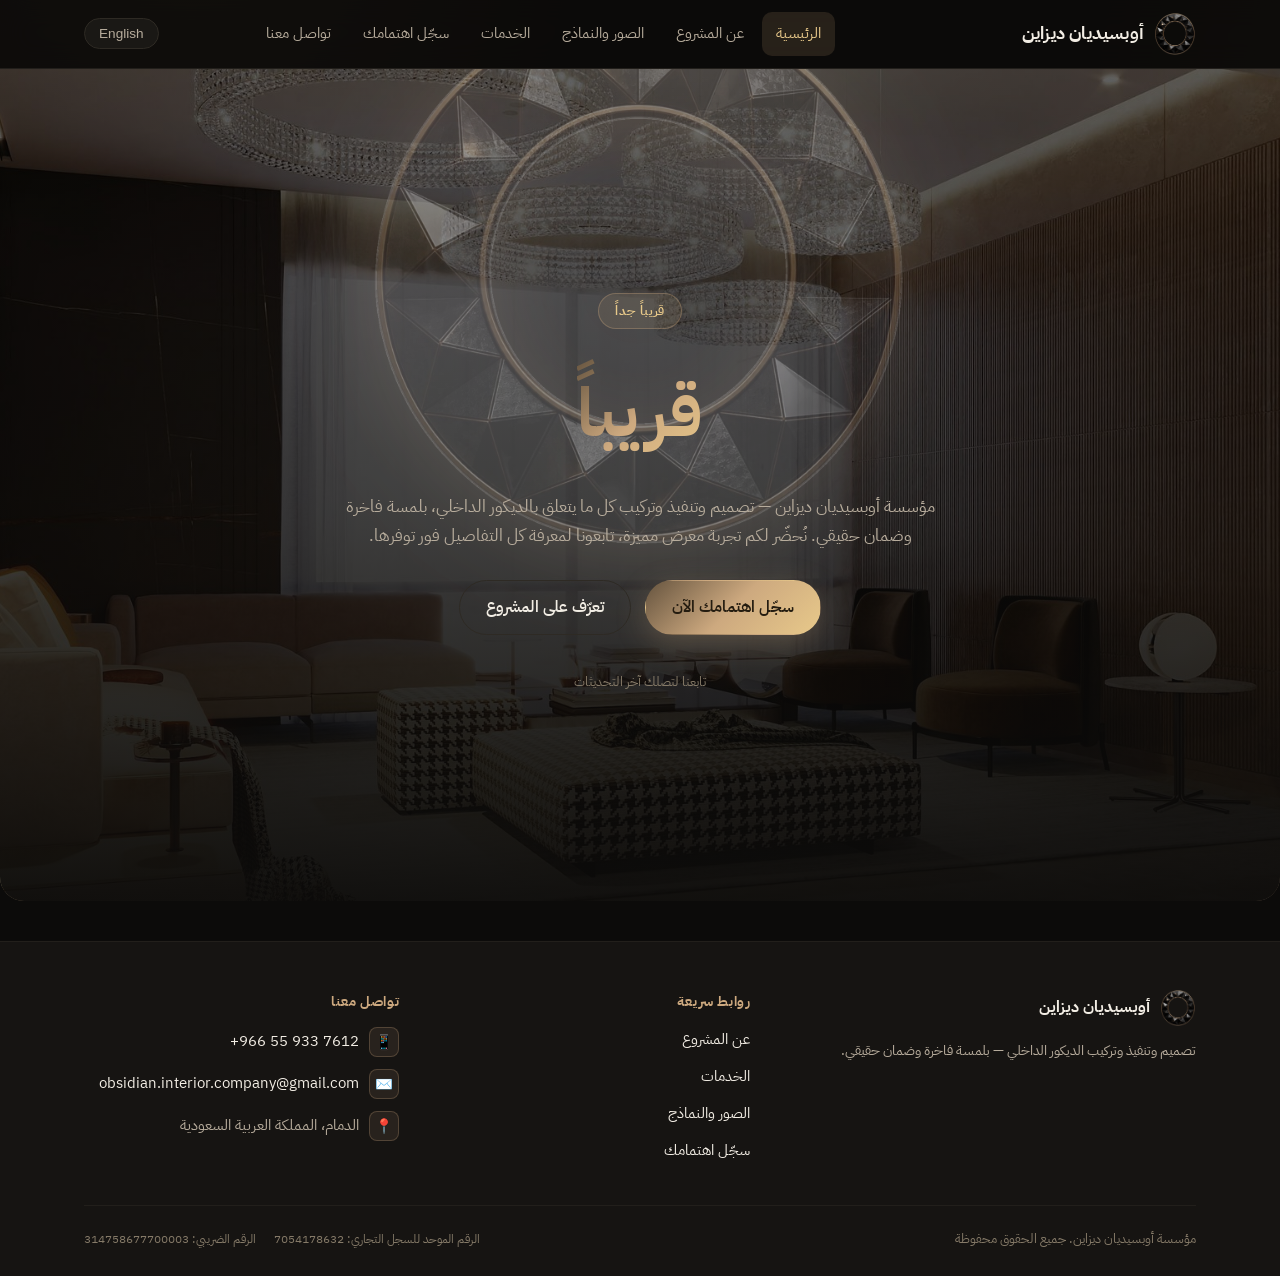
<file: index.html>
<!DOCTYPE html>
<html lang="ar" dir="rtl">
<head>
<meta charset="UTF-8">
<meta name="viewport" content="width=device-width, initial-scale=1.0">
<title>أوبسيديان ديزاين — قريباً</title>
<meta name="description" content="أوبسيديان ديزاين قادم قريباً. تصميم وتنفيذ وتركيب الديكور الداخلي بلمسة فاخرة. سجّل اهتمامك لتصلك آخر التحديثات.">
<link rel="icon" href="assets/logo-transparent.png" type="image/png">
<link rel="preconnect" href="https://fonts.googleapis.com">
<link href="https://fonts.googleapis.com/css2?family=IBM+Plex+Sans+Arabic:wght@400;500;600;700;800&family=Inter:wght@400;500;600;700;800&display=swap" rel="stylesheet">
<link rel="stylesheet" href="css/style.css">
</head>
<body>

<header class="site-header">
  <div class="nav-wrap">
    <a href="index.html" class="brand">
      <img src="assets/logo-transparent.png" alt="Obsidian Design" class="logo-mark">
      <span data-i18n="brand.name">أوبسيديان ديزاين</span>
    </a>
    <div class="nav-scrim" data-nav-scrim></div>
    <nav class="main-nav">
      <button class="nav-close" data-nav-close aria-label="close">✕</button>
      <a href="index.html" data-i18n="nav.home">الرئيسية</a>
      <a href="about.html" data-i18n="nav.about">عن المشروع</a>
      <a href="gallery.html" data-i18n="nav.gallery">الصور والنماذج</a>
      <a href="services.html" data-i18n="nav.services">الخدمات</a>
      <a href="interest.html" data-i18n="nav.interest">سجّل اهتمامك</a>
      <a href="contact.html" data-i18n="nav.contact">تواصل معنا</a>
    </nav>
    <div class="nav-actions">
      <button class="lang-toggle" data-lang-toggle data-i18n="lang.toggle">English</button>
      <button class="menu-btn" data-menu-toggle aria-label="menu">☰</button>
    </div>
  </div>
</header>

<main>
  <div class="coming-soon-hero">
    <div class="hero-bg">
      <img src="assets/photos/hero.jpg" alt="">
    </div>
    <img src="assets/logo-transparent.png" alt="Obsidian Design" class="gem">
    <span class="eyebrow" data-i18n="home.eyebrow">قريباً جداً</span>
    <div class="coming-soon-badge" data-i18n="home.title">قريباً</div>
    <p class="lead" data-i18n="home.subtitle">مؤسسة أوبسيديان ديزاين — تصميم وتنفيذ وتركيب كل ما يتعلق بالديكور الداخلي، بلمسة فاخرة وضمان حقيقي.</p>

    <div class="hero-actions">
      <a href="interest.html" class="btn btn-primary" data-i18n="home.cta.interest">سجّل اهتمامك الآن</a>
      <a href="about.html" class="btn btn-ghost" data-i18n="home.cta.about">تعرّف على المشروع</a>
    </div>

    <p class="form-note" data-i18n="home.follow" style="margin-top:36px;">تابعنا لتصلك آخر التحديثات</p>
  </div>
</main>

<footer class="site-footer">
  <div class="container">
    <div class="footer-grid">
      <div class="footer-col">
        <div class="footer-brand">
          <img src="assets/logo-transparent.png" alt="Obsidian Design">
          <span data-i18n="brand.name">أوبسيديان ديزاين</span>
        </div>
        <p data-i18n="footer.tagline">تصميم وتنفيذ وتركيب الديكور الداخلي — بلمسة فاخرة وضمان حقيقي.</p>
      </div>
      <div class="footer-col">
        <h4 data-i18n="footer.col.links">روابط سريعة</h4>
        <div class="footer-contact-item"><a href="about.html" data-i18n="nav.about">عن المشروع</a></div>
        <div class="footer-contact-item"><a href="services.html" data-i18n="nav.services">الخدمات</a></div>
        <div class="footer-contact-item"><a href="gallery.html" data-i18n="nav.gallery">الصور والنماذج</a></div>
        <div class="footer-contact-item"><a href="interest.html" data-i18n="nav.interest">سجّل اهتمامك</a></div>
      </div>
      <div class="footer-col">
        <h4 data-i18n="footer.col.contact">تواصل معنا</h4>
        <div class="footer-contact-item"><span class="ic">📱</span><a href="tel:+966559337612" dir="ltr">+966 55 933 7612</a></div>
        <div class="footer-contact-item"><span class="ic">✉️</span><a href="mailto:obsidian.interior.company@gmail.com">obsidian.interior.company@gmail.com</a></div>
        <div class="footer-contact-item"><span class="ic">📍</span><span data-i18n="contact.info.location.val">الدمام، المملكة العربية السعودية</span></div>
      </div>
    </div>
    <div class="footer-legal">
      <span class="fnote" data-i18n="footer.rights">مؤسسة أوبسيديان ديزاين. جميع الحقوق محفوظة</span>
      <div class="legal-ids">
        <span><span data-i18n="footer.legal.cr">الرقم الموحد للسجل التجاري</span>: 7054178632</span>
        <span><span data-i18n="footer.legal.vat">الرقم الضريبي</span>: 314758677700003</span>
      </div>
    </div>
  </div>
</footer>

<script src="js/i18n.js"></script>
<script src="js/script.js"></script>
</body>
</html>
</file>
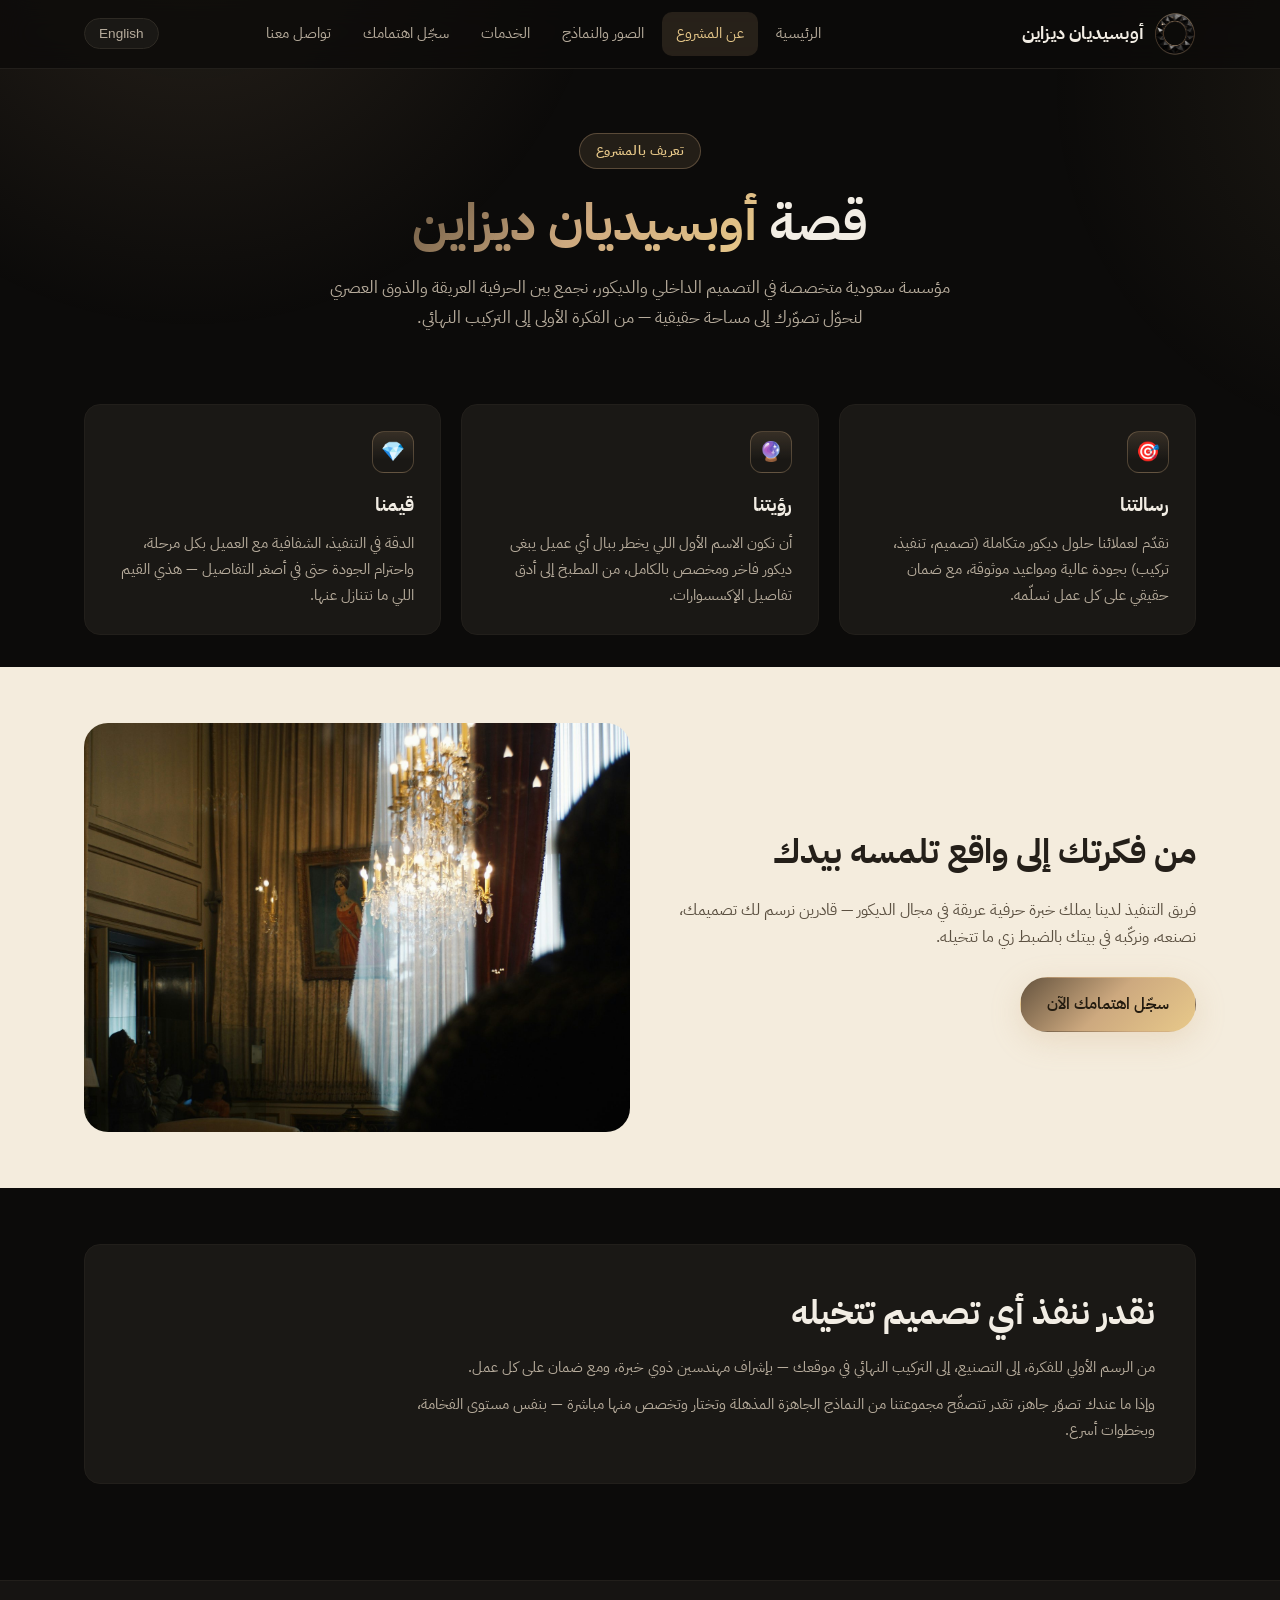
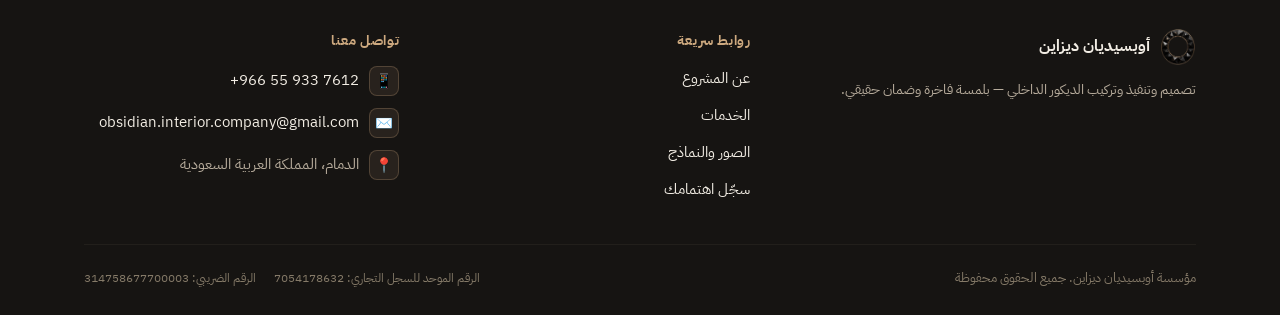
<file: about.html>
<!DOCTYPE html>
<html lang="ar" dir="rtl">
<head>
<meta charset="UTF-8">
<meta name="viewport" content="width=device-width, initial-scale=1.0">
<title>عن المشروع — أوبسيديان ديزاين</title>
<meta name="description" content="تعرّف على مؤسسة أوبسيديان ديزاين، رسالتها، رؤيتها وقيمها.">
<link rel="icon" href="assets/logo-transparent.png" type="image/png">
<link rel="preconnect" href="https://fonts.googleapis.com">
<link href="https://fonts.googleapis.com/css2?family=IBM+Plex+Sans+Arabic:wght@400;500;600;700;800&family=Inter:wght@400;500;600;700;800&display=swap" rel="stylesheet">
<link rel="stylesheet" href="css/style.css">
</head>
<body>

<header class="site-header">
  <div class="nav-wrap">
    <a href="index.html" class="brand">
      <img src="assets/logo-transparent.png" alt="Obsidian Design" class="logo-mark">
      <span data-i18n="brand.name">أوبسيديان ديزاين</span>
    </a>
    <div class="nav-scrim" data-nav-scrim></div>
    <nav class="main-nav">
      <button class="nav-close" data-nav-close aria-label="close">✕</button>
      <a href="index.html" data-i18n="nav.home">الرئيسية</a>
      <a href="about.html" data-i18n="nav.about">عن المشروع</a>
      <a href="gallery.html" data-i18n="nav.gallery">الصور والنماذج</a>
      <a href="services.html" data-i18n="nav.services">الخدمات</a>
      <a href="interest.html" data-i18n="nav.interest">سجّل اهتمامك</a>
      <a href="contact.html" data-i18n="nav.contact">تواصل معنا</a>
    </nav>
    <div class="nav-actions">
      <button class="lang-toggle" data-lang-toggle data-i18n="lang.toggle">English</button>
      <button class="menu-btn" data-menu-toggle aria-label="menu">☰</button>
    </div>
  </div>
</header>

<main>
  <div class="container">
    <div class="page-hero">
      <span class="eyebrow" data-i18n="about.eyebrow">تعريف بالمشروع</span>
      <h1 data-i18n="about.title">قصة <span class="grad">أوبسيديان ديزاين</span></h1>
      <p class="lead" data-i18n="about.lead">مؤسسة سعودية متخصصة في التصميم الداخلي والديكور، نجمع بين الحرفية العريقة والذوق العصري لنحوّل تصوّرك إلى مساحة حقيقية.</p>
    </div>
  </div>

  <div class="container">
    <section class="tight">
      <div class="grid grid-3">
        <div class="card">
          <div class="icon-badge">🎯</div>
          <h3 data-i18n="about.mission.title">رسالتنا</h3>
          <p data-i18n="about.mission.text">نقدّم لعملائنا حلول ديكور متكاملة (تصميم، تنفيذ، تركيب) بجودة عالية ومواعيد موثوقة، مع ضمان حقيقي على كل عمل نسلّمه.</p>
        </div>
        <div class="card">
          <div class="icon-badge">🔮</div>
          <h3 data-i18n="about.vision.title">رؤيتنا</h3>
          <p data-i18n="about.vision.text">أن نكون الاسم الأول اللي يخطر ببال أي عميل يبغى ديكور فاخر ومخصص بالكامل.</p>
        </div>
        <div class="card">
          <div class="icon-badge">💎</div>
          <h3 data-i18n="about.values.title">قيمنا</h3>
          <p data-i18n="about.values.text">الدقة في التنفيذ، الشفافية مع العميل، واحترام الجودة حتى في أصغر التفاصيل.</p>
        </div>
      </div>
    </section>
  </div>

  <section class="on-light">
    <div class="container">
      <div class="grid grid-2" style="align-items:center;">
        <div>
          <h2 data-i18n="about.story.title">من فكرتك إلى واقع تلمسه بيدك</h2>
          <p data-i18n="about.story.text" style="max-width:520px;">فريق التنفيذ لدينا يملك خبرة حرفية عريقة في مجال الديكور — قادرين نرسم لك تصميمك، نصنعه، ونركّبه في بيتك بالضبط زي ما تتخيله.</p>
          <a href="interest.html" class="btn btn-primary" style="margin-top:10px;" data-i18n="home.cta.interest">سجّل اهتمامك الآن</a>
        </div>
        <div style="border-radius: var(--radius-lg); overflow:hidden; aspect-ratio:4/3;">
          <img src="assets/photos/about.jpg" alt="" style="width:100%;height:100%;object-fit:cover;">
        </div>
      </div>
    </div>
  </section>

  <div class="container">
    <section>
      <div class="card" style="padding:40px;">
        <h2 data-i18n="about.capability.title">نقدر ننفذ أي تصميم تتخيله</h2>
        <p style="color:var(--text-muted); max-width:760px;" data-i18n="about.capability.text">من الرسم الأولي للفكرة، إلى التصنيع، إلى التركيب النهائي في موقعك — بإشراف مهندسين ذوي خبرة، ومع ضمان على كل عمل.</p>
        <p style="color:var(--text-muted); max-width:760px; margin-top:10px;" data-i18n="about.readymade.text">وإذا ما عندك تصوّر جاهز، تقدر تتصفّح مجموعتنا من النماذج الجاهزة المذهلة وتختار وتخصص منها مباشرة — بنفس مستوى الفخامة، وبخطوات أسرع.</p>
      </div>
    </section>
  </div>
</main>

<footer class="site-footer">
  <div class="container">
    <div class="footer-grid">
      <div class="footer-col">
        <div class="footer-brand">
          <img src="assets/logo-transparent.png" alt="Obsidian Design">
          <span data-i18n="brand.name">أوبسيديان ديزاين</span>
        </div>
        <p data-i18n="footer.tagline">تصميم وتنفيذ وتركيب الديكور الداخلي — بلمسة فاخرة وضمان حقيقي.</p>
      </div>
      <div class="footer-col">
        <h4 data-i18n="footer.col.links">روابط سريعة</h4>
        <div class="footer-contact-item"><a href="about.html" data-i18n="nav.about">عن المشروع</a></div>
        <div class="footer-contact-item"><a href="services.html" data-i18n="nav.services">الخدمات</a></div>
        <div class="footer-contact-item"><a href="gallery.html" data-i18n="nav.gallery">الصور والنماذج</a></div>
        <div class="footer-contact-item"><a href="interest.html" data-i18n="nav.interest">سجّل اهتمامك</a></div>
      </div>
      <div class="footer-col">
        <h4 data-i18n="footer.col.contact">تواصل معنا</h4>
        <div class="footer-contact-item"><span class="ic">📱</span><a href="tel:+966559337612" dir="ltr">+966 55 933 7612</a></div>
        <div class="footer-contact-item"><span class="ic">✉️</span><a href="mailto:obsidian.interior.company@gmail.com">obsidian.interior.company@gmail.com</a></div>
        <div class="footer-contact-item"><span class="ic">📍</span><span data-i18n="contact.info.location.val">الدمام، المملكة العربية السعودية</span></div>
      </div>
    </div>
    <div class="footer-legal">
      <span class="fnote" data-i18n="footer.rights">مؤسسة أوبسيديان ديزاين. جميع الحقوق محفوظة</span>
      <div class="legal-ids">
        <span><span data-i18n="footer.legal.cr">الرقم الموحد للسجل التجاري</span>: 7054178632</span>
        <span><span data-i18n="footer.legal.vat">الرقم الضريبي</span>: 314758677700003</span>
      </div>
    </div>
  </div>
</footer>

<script src="js/i18n.js"></script>
<script src="js/script.js"></script>
</body>
</html>
</file>
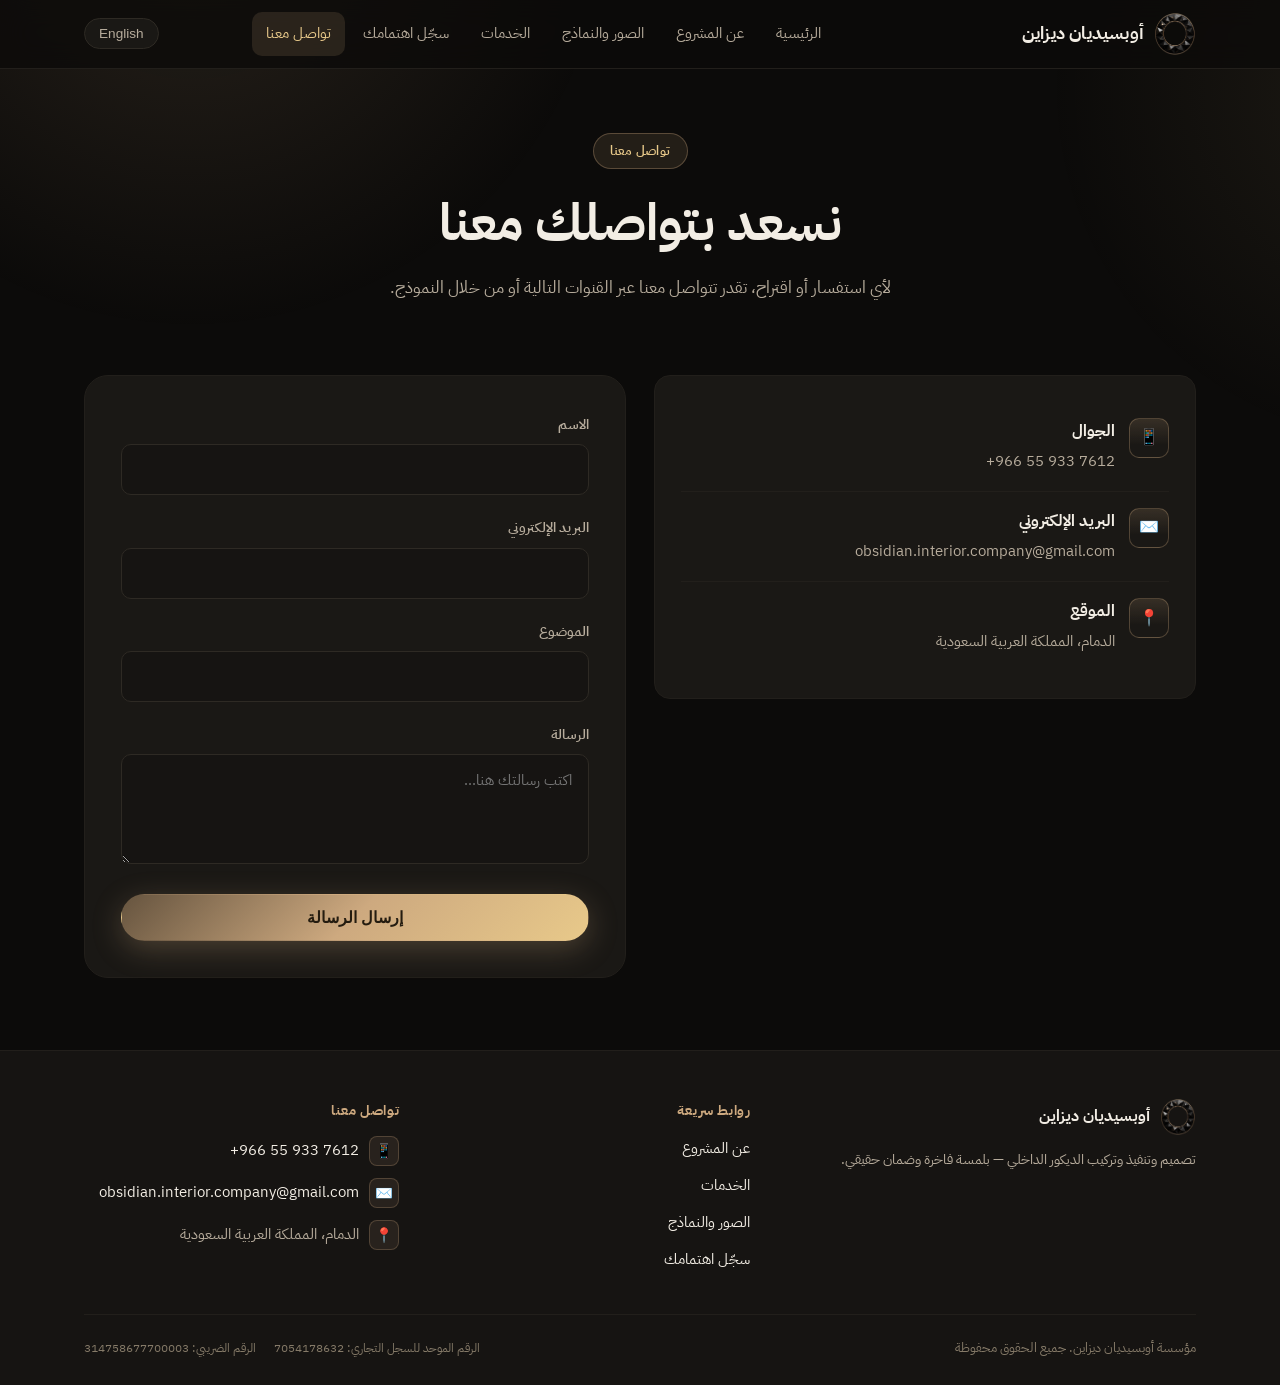
<file: contact.html>
<!DOCTYPE html>
<html lang="ar" dir="rtl">
<head>
<meta charset="UTF-8">
<meta name="viewport" content="width=device-width, initial-scale=1.0">
<title>تواصل معنا — أوبسيديان ديزاين</title>
<meta name="description" content="تواصل مع فريق أوبسيديان ديزاين.">
<link rel="icon" href="assets/logo-transparent.png" type="image/png">
<link rel="preconnect" href="https://fonts.googleapis.com">
<link href="https://fonts.googleapis.com/css2?family=IBM+Plex+Sans+Arabic:wght@400;500;600;700;800&family=Inter:wght@400;500;600;700;800&display=swap" rel="stylesheet">
<link rel="stylesheet" href="css/style.css">
</head>
<body>

<header class="site-header">
  <div class="nav-wrap">
    <a href="index.html" class="brand">
      <img src="assets/logo-transparent.png" alt="Obsidian Design" class="logo-mark">
      <span data-i18n="brand.name">أوبسيديان ديزاين</span>
    </a>
    <div class="nav-scrim" data-nav-scrim></div>
    <nav class="main-nav">
      <button class="nav-close" data-nav-close aria-label="close">✕</button>
      <a href="index.html" data-i18n="nav.home">الرئيسية</a>
      <a href="about.html" data-i18n="nav.about">عن المشروع</a>
      <a href="gallery.html" data-i18n="nav.gallery">الصور والنماذج</a>
      <a href="services.html" data-i18n="nav.services">الخدمات</a>
      <a href="interest.html" data-i18n="nav.interest">سجّل اهتمامك</a>
      <a href="contact.html" data-i18n="nav.contact">تواصل معنا</a>
    </nav>
    <div class="nav-actions">
      <button class="lang-toggle" data-lang-toggle data-i18n="lang.toggle">English</button>
      <button class="menu-btn" data-menu-toggle aria-label="menu">☰</button>
    </div>
  </div>
</header>

<main>
  <div class="container">
    <div class="page-hero">
      <span class="eyebrow" data-i18n="contact.eyebrow">تواصل معنا</span>
      <h1 data-i18n="contact.title">نسعد بتواصلك معنا</h1>
      <p class="lead" data-i18n="contact.lead">لأي استفسار أو اقتراح، تقدر تتواصل معنا عبر القنوات التالية أو من خلال النموذج.</p>
    </div>

    <section class="tight">
      <div class="contact-grid">

        <div class="contact-info card">
          <div class="item">
            <div class="ic">📱</div>
            <div class="txt">
              <strong data-i18n="contact.info.phone">الجوال</strong>
              <span dir="ltr">+966 55 933 7612</span>
            </div>
          </div>
          <div class="item">
            <div class="ic">✉️</div>
            <div class="txt">
              <strong data-i18n="contact.info.email">البريد الإلكتروني</strong>
              <span>obsidian.interior.company@gmail.com</span>
            </div>
          </div>
          <div class="item">
            <div class="ic">📍</div>
            <div class="txt">
              <strong data-i18n="contact.info.location">الموقع</strong>
              <span data-i18n="contact.info.location.val">الدمام، المملكة العربية السعودية</span>
            </div>
          </div>
        </div>

        <div class="form-card" style="margin:0;">
          <!--
            IMPORTANT: replace YOUR_FORM_ID below with your real Formspree
            endpoint once you create a free account at https://formspree.io
          -->
          <form action="https://formspree.io/f/YOUR_FORM_ID" method="POST" data-ajax-form data-success-target="#contactSuccess">
            <div class="field">
              <label for="cname" data-i18n="contact.form.name">الاسم</label>
              <input type="text" id="cname" name="name" required>
            </div>
            <div class="field">
              <label for="cemail" data-i18n="contact.form.email">البريد الإلكتروني</label>
              <input type="email" id="cemail" name="email" required>
            </div>
            <div class="field">
              <label for="csubject" data-i18n="contact.form.subject">الموضوع</label>
              <input type="text" id="csubject" name="subject">
            </div>
            <div class="field">
              <label for="cmessage" data-i18n="contact.form.message">الرسالة</label>
              <textarea id="cmessage" name="message" required data-i18n-ph="contact.form.message.ph" placeholder="اكتب رسالتك هنا..."></textarea>
            </div>
            <button type="submit" class="btn btn-primary" style="width:100%;" data-i18n="contact.form.submit">إرسال الرسالة</button>
          </form>

          <div class="form-success" id="contactSuccess">
            <div class="check">✓</div>
            <h3 data-i18n="contact.success.title">تم إرسال رسالتك</h3>
            <p style="color:var(--text-muted);" data-i18n="contact.success.text">شكراً لتواصلك، سنرد عليك في أقرب وقت ممكن.</p>
          </div>
        </div>

      </div>
    </section>
  </div>
</main>

<footer class="site-footer">
  <div class="container">
    <div class="footer-grid">
      <div class="footer-col">
        <div class="footer-brand">
          <img src="assets/logo-transparent.png" alt="Obsidian Design">
          <span data-i18n="brand.name">أوبسيديان ديزاين</span>
        </div>
        <p data-i18n="footer.tagline">تصميم وتنفيذ وتركيب الديكور الداخلي — بلمسة فاخرة وضمان حقيقي.</p>
      </div>
      <div class="footer-col">
        <h4 data-i18n="footer.col.links">روابط سريعة</h4>
        <div class="footer-contact-item"><a href="about.html" data-i18n="nav.about">عن المشروع</a></div>
        <div class="footer-contact-item"><a href="services.html" data-i18n="nav.services">الخدمات</a></div>
        <div class="footer-contact-item"><a href="gallery.html" data-i18n="nav.gallery">الصور والنماذج</a></div>
        <div class="footer-contact-item"><a href="interest.html" data-i18n="nav.interest">سجّل اهتمامك</a></div>
      </div>
      <div class="footer-col">
        <h4 data-i18n="footer.col.contact">تواصل معنا</h4>
        <div class="footer-contact-item"><span class="ic">📱</span><a href="tel:+966559337612" dir="ltr">+966 55 933 7612</a></div>
        <div class="footer-contact-item"><span class="ic">✉️</span><a href="mailto:obsidian.interior.company@gmail.com">obsidian.interior.company@gmail.com</a></div>
        <div class="footer-contact-item"><span class="ic">📍</span><span data-i18n="contact.info.location.val">الدمام، المملكة العربية السعودية</span></div>
      </div>
    </div>
    <div class="footer-legal">
      <span class="fnote" data-i18n="footer.rights">مؤسسة أوبسيديان ديزاين. جميع الحقوق محفوظة</span>
      <div class="legal-ids">
        <span><span data-i18n="footer.legal.cr">الرقم الموحد للسجل التجاري</span>: 7054178632</span>
        <span><span data-i18n="footer.legal.vat">الرقم الضريبي</span>: 314758677700003</span>
      </div>
    </div>
  </div>
</footer>

<script src="js/i18n.js"></script>
<script src="js/script.js"></script>
</body>
</html>
</file>
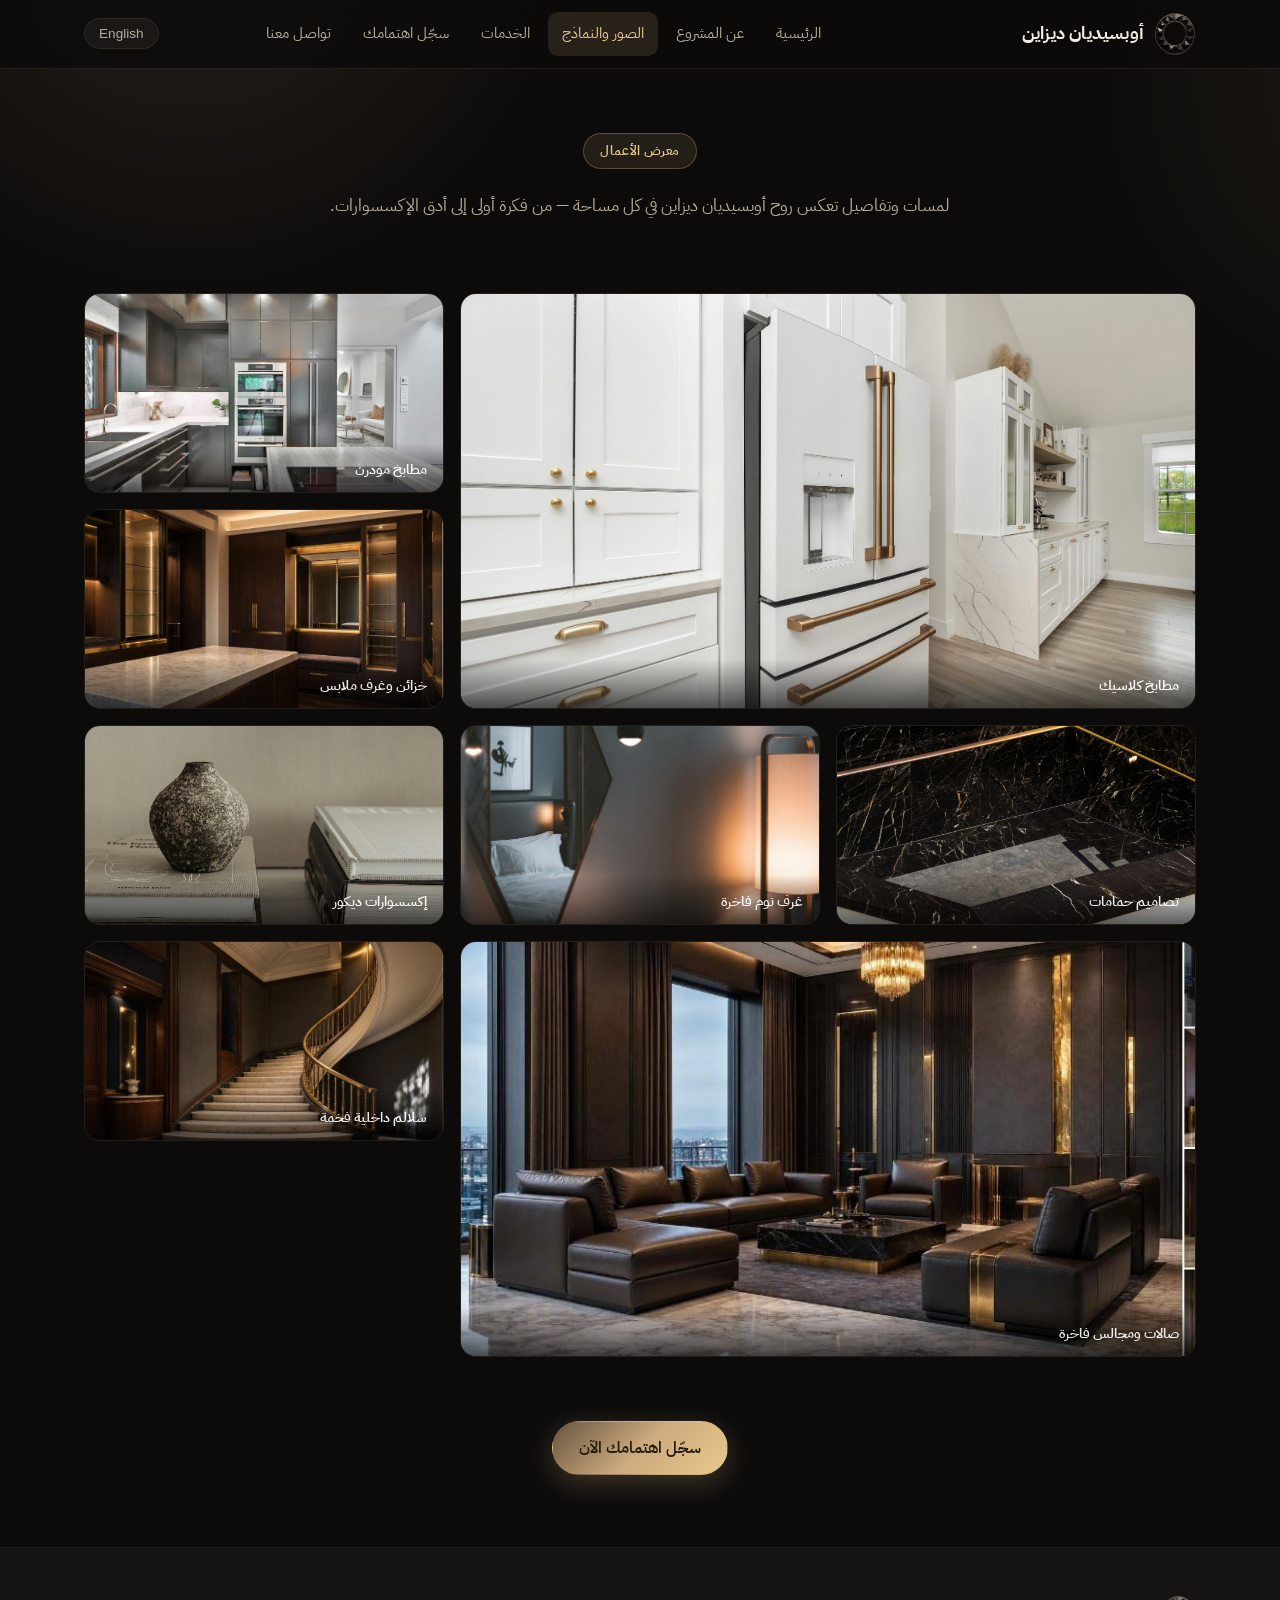
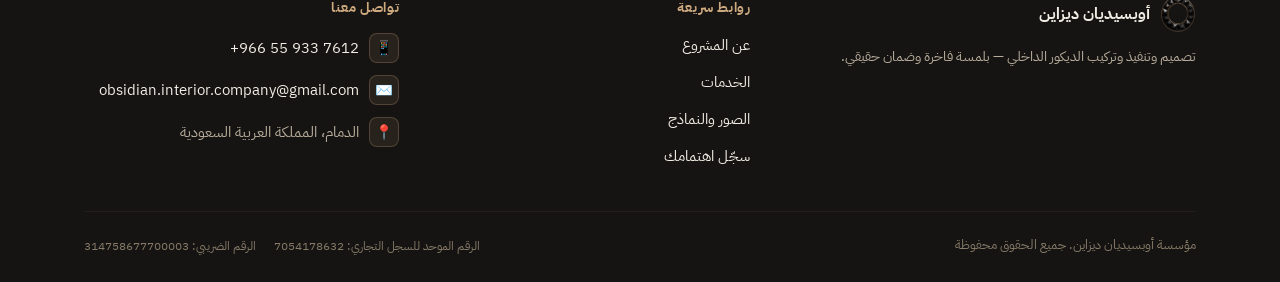
<file: gallery.html>
<!DOCTYPE html>
<html lang="ar" dir="rtl">
<head>
<meta charset="UTF-8">
<meta name="viewport" content="width=device-width, initial-scale=1.0">
<title>الصور والنماذج — أوبسيديان ديزاين</title>
<meta name="description" content="معرض صور ونماذج أنماط الديكور لدى أوبسيديان ديزاين.">
<link rel="icon" href="assets/logo-transparent.png" type="image/png">
<link rel="preconnect" href="https://fonts.googleapis.com">
<link href="https://fonts.googleapis.com/css2?family=IBM+Plex+Sans+Arabic:wght@400;500;600;700;800&family=Inter:wght@400;500;600;700;800&display=swap" rel="stylesheet">
<link rel="stylesheet" href="css/style.css">
</head>
<body>

<header class="site-header">
  <div class="nav-wrap">
    <a href="index.html" class="brand">
      <img src="assets/logo-transparent.png" alt="Obsidian Design" class="logo-mark">
      <span data-i18n="brand.name">أوبسيديان ديزاين</span>
    </a>
    <div class="nav-scrim" data-nav-scrim></div>
    <nav class="main-nav">
      <button class="nav-close" data-nav-close aria-label="close">✕</button>
      <a href="index.html" data-i18n="nav.home">الرئيسية</a>
      <a href="about.html" data-i18n="nav.about">عن المشروع</a>
      <a href="gallery.html" data-i18n="nav.gallery">الصور والنماذج</a>
      <a href="services.html" data-i18n="nav.services">الخدمات</a>
      <a href="interest.html" data-i18n="nav.interest">سجّل اهتمامك</a>
      <a href="contact.html" data-i18n="nav.contact">تواصل معنا</a>
    </nav>
    <div class="nav-actions">
      <button class="lang-toggle" data-lang-toggle data-i18n="lang.toggle">English</button>
      <button class="menu-btn" data-menu-toggle aria-label="menu">☰</button>
    </div>
  </div>
</header>

<main>
  <div class="container">
    <div class="page-hero">
      <span class="eyebrow" data-i18n="gallery.eyebrow">معرض الأعمال</span>
      <p class="lead" data-i18n="gallery.lead">لمسات وتفاصيل تعكس روح أوبسيديان ديزاين في كل مساحة — من فكرة أولى إلى أدق الإكسسوارات.</p>
    </div>

    <section class="tight">
      <div class="gallery-grid bento">
        <div class="gallery-item big">
          <img src="assets/photos/kitchen-classic.jpg" alt="">
          <div class="cap" data-i18n="gallery.item.kitchenClassic">مطابخ كلاسيك</div>
        </div>
        <div class="gallery-item">
          <img src="assets/photos/kitchen-modern.jpg" alt="">
          <div class="cap" data-i18n="gallery.item.kitchenModern">مطابخ مودرن</div>
        </div>
        <div class="gallery-item">
          <img src="assets/photos/wardrobe.jpg" alt="">
          <div class="cap" data-i18n="gallery.item.wardrobe">خزائن وغرف ملابس</div>
        </div>
        <div class="gallery-item">
          <img src="assets/photos/bathroom.jpg" alt="">
          <div class="cap" data-i18n="gallery.item.bathroom">تصاميم حمامات</div>
        </div>
        <div class="gallery-item">
          <img src="assets/photos/bedroom.jpg" alt="">
          <div class="cap" data-i18n="gallery.item.bedroom">غرف نوم فاخرة</div>
        </div>
        <div class="gallery-item">
          <img src="assets/photos/decor-accessories.jpg" alt="">
          <div class="cap" data-i18n="gallery.item.decor">إكسسوارات ديكور</div>
        </div>
        <div class="gallery-item big">
          <img src="assets/photos/livingroom.jpg" alt="">
          <div class="cap" data-i18n="gallery.item.livingroom">صالات ومجالس فاخرة</div>
        </div>
        <div class="gallery-item">
          <img src="assets/photos/staircase.jpg" alt="">
          <div class="cap" data-i18n="gallery.item.staircase">سلالم داخلية فخمة</div>
        </div>
      </div>
    </section>

    <section class="tight" style="text-align:center;">
      <a href="interest.html" class="btn btn-primary" data-i18n="home.cta.interest">سجّل اهتمامك الآن</a>
    </section>
  </div>
</main>

<footer class="site-footer">
  <div class="container">
    <div class="footer-grid">
      <div class="footer-col">
        <div class="footer-brand">
          <img src="assets/logo-transparent.png" alt="Obsidian Design">
          <span data-i18n="brand.name">أوبسيديان ديزاين</span>
        </div>
        <p data-i18n="footer.tagline">تصميم وتنفيذ وتركيب الديكور الداخلي — بلمسة فاخرة وضمان حقيقي.</p>
      </div>
      <div class="footer-col">
        <h4 data-i18n="footer.col.links">روابط سريعة</h4>
        <div class="footer-contact-item"><a href="about.html" data-i18n="nav.about">عن المشروع</a></div>
        <div class="footer-contact-item"><a href="services.html" data-i18n="nav.services">الخدمات</a></div>
        <div class="footer-contact-item"><a href="gallery.html" data-i18n="nav.gallery">الصور والنماذج</a></div>
        <div class="footer-contact-item"><a href="interest.html" data-i18n="nav.interest">سجّل اهتمامك</a></div>
      </div>
      <div class="footer-col">
        <h4 data-i18n="footer.col.contact">تواصل معنا</h4>
        <div class="footer-contact-item"><span class="ic">📱</span><a href="tel:+966559337612" dir="ltr">+966 55 933 7612</a></div>
        <div class="footer-contact-item"><span class="ic">✉️</span><a href="mailto:obsidian.interior.company@gmail.com">obsidian.interior.company@gmail.com</a></div>
        <div class="footer-contact-item"><span class="ic">📍</span><span data-i18n="contact.info.location.val">الدمام، المملكة العربية السعودية</span></div>
      </div>
    </div>
    <div class="footer-legal">
      <span class="fnote" data-i18n="footer.rights">مؤسسة أوبسيديان ديزاين. جميع الحقوق محفوظة</span>
      <div class="legal-ids">
        <span><span data-i18n="footer.legal.cr">الرقم الموحد للسجل التجاري</span>: 7054178632</span>
        <span><span data-i18n="footer.legal.vat">الرقم الضريبي</span>: 314758677700003</span>
      </div>
    </div>
  </div>
</footer>

<script src="js/i18n.js"></script>
<script src="js/script.js"></script>
</body>
</html>
</file>
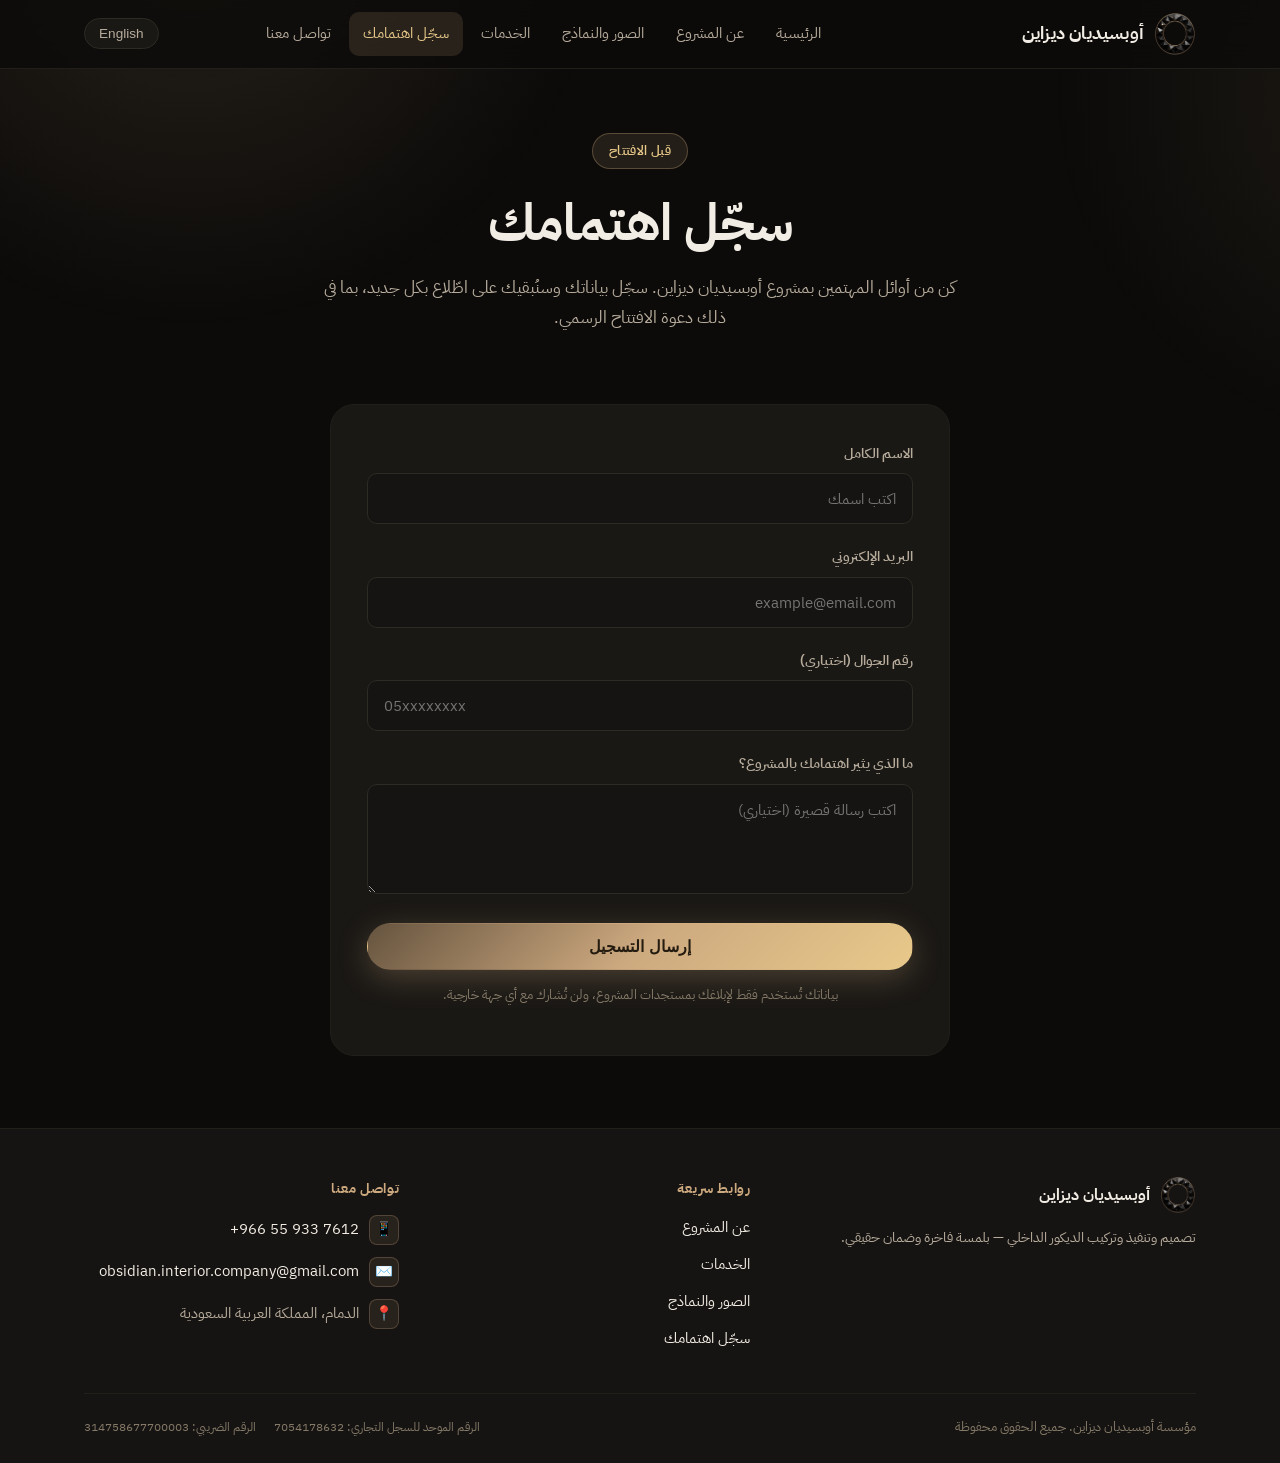
<file: interest.html>
<!DOCTYPE html>
<html lang="ar" dir="rtl">
<head>
<meta charset="UTF-8">
<meta name="viewport" content="width=device-width, initial-scale=1.0">
<title>سجّل اهتمامك — أوبسيديان ديزاين</title>
<meta name="description" content="سجّل اهتمامك بمشروع أوبسيديان ديزاين قبل الافتتاح الرسمي.">
<link rel="icon" href="assets/logo-transparent.png" type="image/png">
<link rel="preconnect" href="https://fonts.googleapis.com">
<link href="https://fonts.googleapis.com/css2?family=IBM+Plex+Sans+Arabic:wght@400;500;600;700;800&family=Inter:wght@400;500;600;700;800&display=swap" rel="stylesheet">
<link rel="stylesheet" href="css/style.css">
</head>
<body>

<header class="site-header">
  <div class="nav-wrap">
    <a href="index.html" class="brand">
      <img src="assets/logo-transparent.png" alt="Obsidian Design" class="logo-mark">
      <span data-i18n="brand.name">أوبسيديان ديزاين</span>
    </a>
    <div class="nav-scrim" data-nav-scrim></div>
    <nav class="main-nav">
      <button class="nav-close" data-nav-close aria-label="close">✕</button>
      <a href="index.html" data-i18n="nav.home">الرئيسية</a>
      <a href="about.html" data-i18n="nav.about">عن المشروع</a>
      <a href="gallery.html" data-i18n="nav.gallery">الصور والنماذج</a>
      <a href="services.html" data-i18n="nav.services">الخدمات</a>
      <a href="interest.html" data-i18n="nav.interest">سجّل اهتمامك</a>
      <a href="contact.html" data-i18n="nav.contact">تواصل معنا</a>
    </nav>
    <div class="nav-actions">
      <button class="lang-toggle" data-lang-toggle data-i18n="lang.toggle">English</button>
      <button class="menu-btn" data-menu-toggle aria-label="menu">☰</button>
    </div>
  </div>
</header>

<main>
  <div class="container">
    <div class="page-hero">
      <span class="eyebrow" data-i18n="interest.eyebrow">قبل الافتتاح</span>
      <h1 data-i18n="interest.title">سجّل اهتمامك</h1>
      <p class="lead" data-i18n="interest.lead">كن من أوائل المهتمين بمشروع أوبسيديان ديزاين. سجّل بياناتك وسنُبقيك على اطّلاع بكل جديد، بما في ذلك دعوة الافتتاح الرسمي.</p>
    </div>

    <section class="tight">
      <div class="form-card">

        <!--
          IMPORTANT: replace YOUR_FORM_ID below with your real Formspree
          endpoint (e.g. https://formspree.io/f/abcd1234) once you create
          a free account at https://formspree.io — until then the form
          shows a local success message without actually sending data.
        -->
        <form action="https://formspree.io/f/YOUR_FORM_ID" method="POST" data-ajax-form data-success-target="#interestSuccess">
          <div class="field">
            <label for="name" data-i18n="interest.form.name">الاسم الكامل</label>
            <input type="text" id="name" name="name" required data-i18n-ph="interest.form.name.ph" placeholder="اكتب اسمك">
          </div>
          <div class="field">
            <label for="email" data-i18n="interest.form.email">البريد الإلكتروني</label>
            <input type="email" id="email" name="email" required data-i18n-ph="interest.form.email.ph" placeholder="example@email.com">
          </div>
          <div class="field">
            <label for="phone" data-i18n="interest.form.phone">رقم الجوال (اختياري)</label>
            <input type="tel" id="phone" name="phone" data-i18n-ph="interest.form.phone.ph" placeholder="05xxxxxxxx">
          </div>
          <div class="field">
            <label for="interest" data-i18n="interest.form.interest">ما الذي يثير اهتمامك بالمشروع؟</label>
            <textarea id="interest" name="interest" data-i18n-ph="interest.form.interest.ph" placeholder="اكتب رسالة قصيرة (اختياري)"></textarea>
          </div>
          <button type="submit" class="btn btn-primary" style="width:100%;" data-i18n="interest.form.submit">إرسال التسجيل</button>
          <p class="form-note" data-i18n="interest.form.note">بياناتك تُستخدم فقط لإبلاغك بمستجدات المشروع، ولن تُشارك مع أي جهة خارجية.</p>
        </form>

        <div class="form-success" id="interestSuccess">
          <div class="check">✓</div>
          <h3 data-i18n="interest.success.title">تم التسجيل بنجاح!</h3>
          <p style="color:var(--text-muted);" data-i18n="interest.success.text">شكراً لاهتمامك. سنتواصل معك فور توفر تحديثات جديدة عن أوبسيديان ديزاين.</p>
        </div>

      </div>
    </section>
  </div>
</main>

<footer class="site-footer">
  <div class="container">
    <div class="footer-grid">
      <div class="footer-col">
        <div class="footer-brand">
          <img src="assets/logo-transparent.png" alt="Obsidian Design">
          <span data-i18n="brand.name">أوبسيديان ديزاين</span>
        </div>
        <p data-i18n="footer.tagline">تصميم وتنفيذ وتركيب الديكور الداخلي — بلمسة فاخرة وضمان حقيقي.</p>
      </div>
      <div class="footer-col">
        <h4 data-i18n="footer.col.links">روابط سريعة</h4>
        <div class="footer-contact-item"><a href="about.html" data-i18n="nav.about">عن المشروع</a></div>
        <div class="footer-contact-item"><a href="services.html" data-i18n="nav.services">الخدمات</a></div>
        <div class="footer-contact-item"><a href="gallery.html" data-i18n="nav.gallery">الصور والنماذج</a></div>
        <div class="footer-contact-item"><a href="interest.html" data-i18n="nav.interest">سجّل اهتمامك</a></div>
      </div>
      <div class="footer-col">
        <h4 data-i18n="footer.col.contact">تواصل معنا</h4>
        <div class="footer-contact-item"><span class="ic">📱</span><a href="tel:+966559337612" dir="ltr">+966 55 933 7612</a></div>
        <div class="footer-contact-item"><span class="ic">✉️</span><a href="mailto:obsidian.interior.company@gmail.com">obsidian.interior.company@gmail.com</a></div>
        <div class="footer-contact-item"><span class="ic">📍</span><span data-i18n="contact.info.location.val">الدمام، المملكة العربية السعودية</span></div>
      </div>
    </div>
    <div class="footer-legal">
      <span class="fnote" data-i18n="footer.rights">مؤسسة أوبسيديان ديزاين. جميع الحقوق محفوظة</span>
      <div class="legal-ids">
        <span><span data-i18n="footer.legal.cr">الرقم الموحد للسجل التجاري</span>: 7054178632</span>
        <span><span data-i18n="footer.legal.vat">الرقم الضريبي</span>: 314758677700003</span>
      </div>
    </div>
  </div>
</footer>

<script src="js/i18n.js"></script>
<script src="js/script.js"></script>
</body>
</html>
</file>
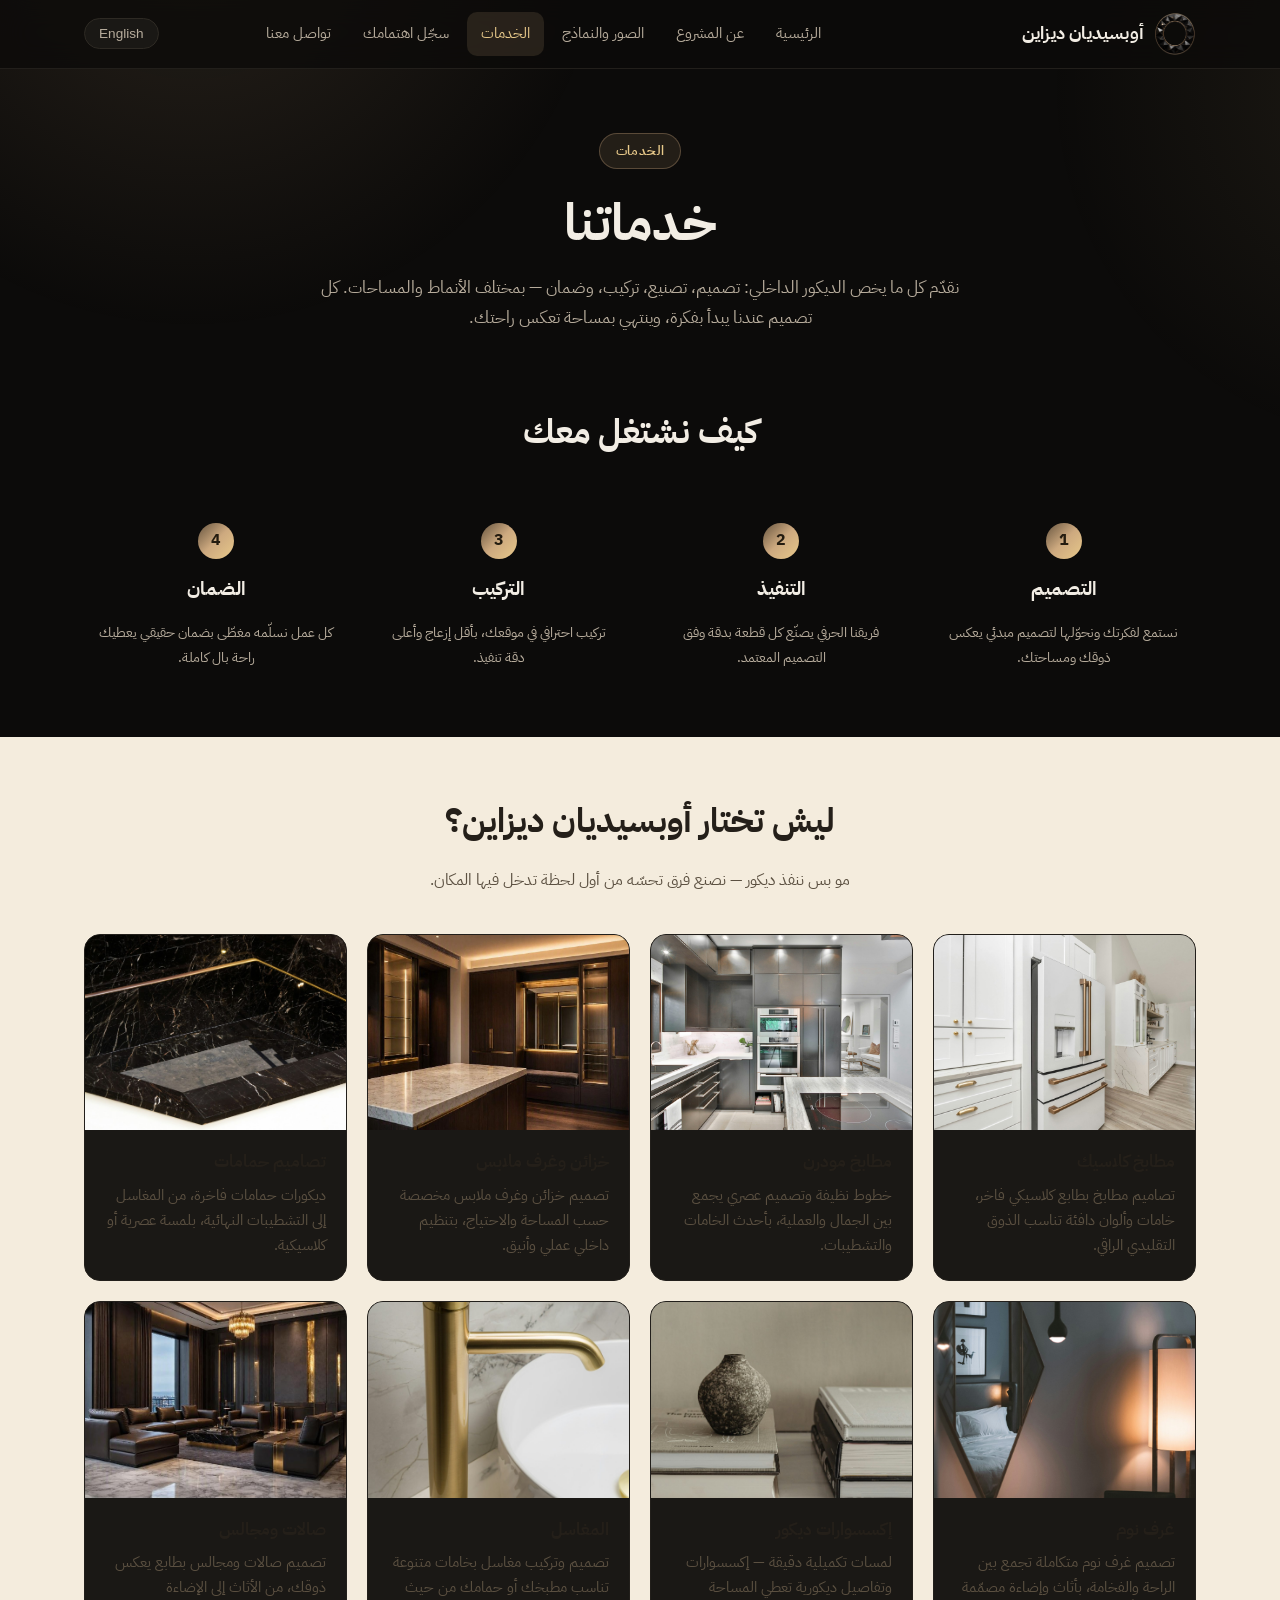
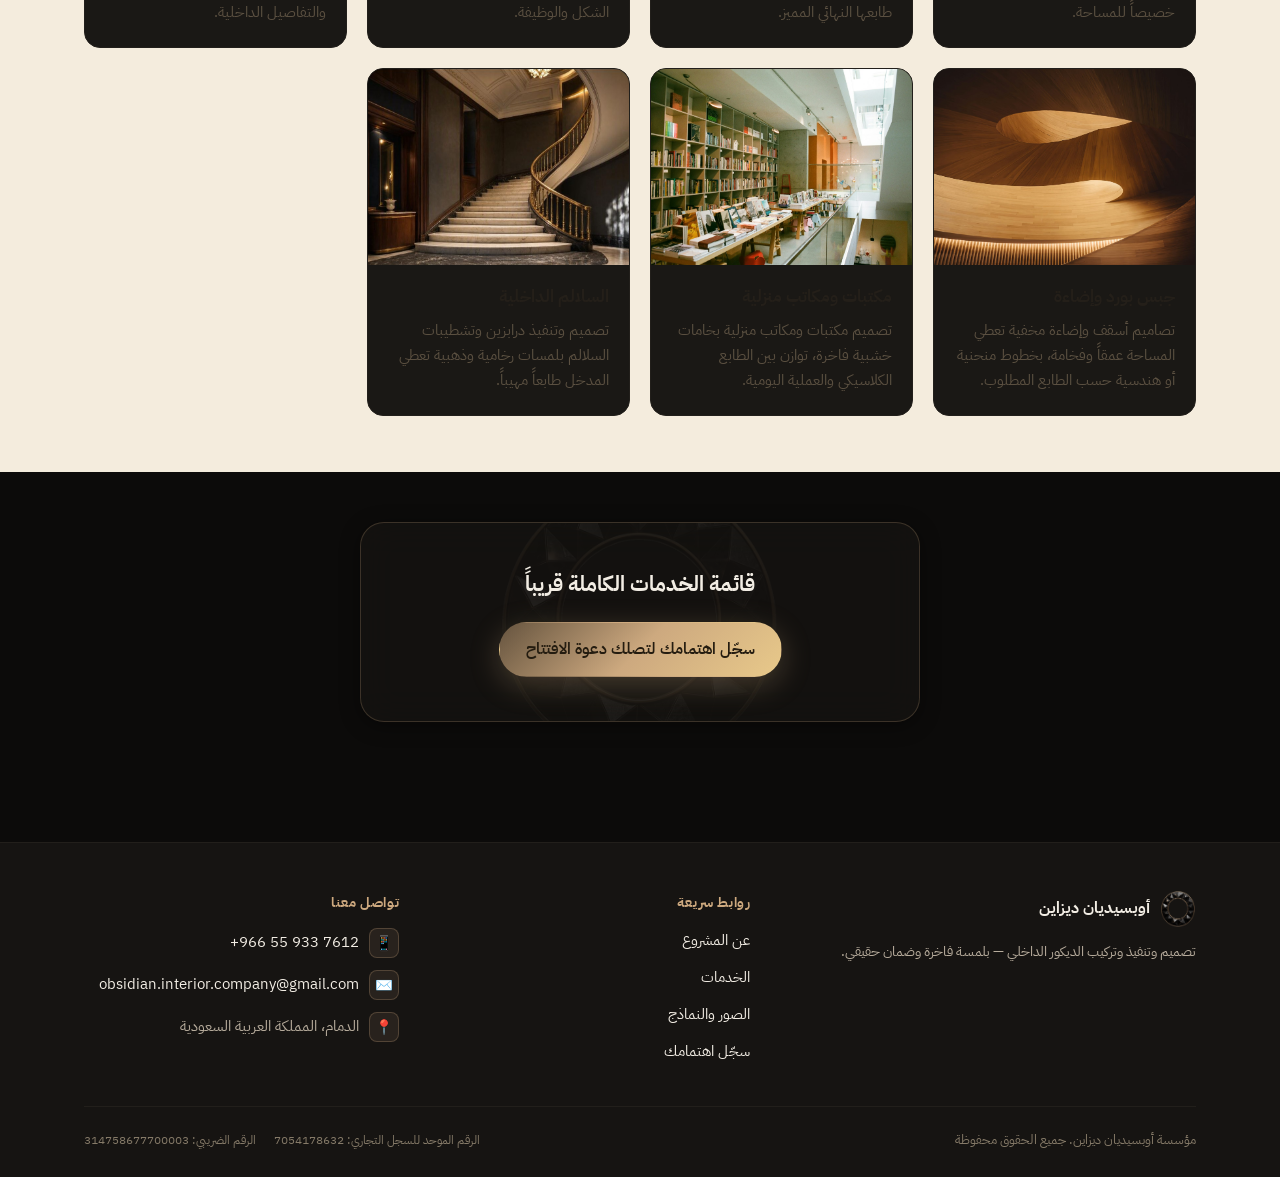
<file: services.html>
<!DOCTYPE html>
<html lang="ar" dir="rtl">
<head>
<meta charset="UTF-8">
<meta name="viewport" content="width=device-width, initial-scale=1.0">
<title>الخدمات — أوبسيديان ديزاين</title>
<meta name="description" content="خدمات أوبسيديان ديزاين: تصميم، تنفيذ، تركيب وضمان لكل مجالات الديكور الداخلي.">
<link rel="icon" href="assets/logo-transparent.png" type="image/png">
<link rel="preconnect" href="https://fonts.googleapis.com">
<link href="https://fonts.googleapis.com/css2?family=IBM+Plex+Sans+Arabic:wght@400;500;600;700;800&family=Inter:wght@400;500;600;700;800&display=swap" rel="stylesheet">
<link rel="stylesheet" href="css/style.css">
</head>
<body>

<header class="site-header">
  <div class="nav-wrap">
    <a href="index.html" class="brand">
      <img src="assets/logo-transparent.png" alt="Obsidian Design" class="logo-mark">
      <span data-i18n="brand.name">أوبسيديان ديزاين</span>
    </a>
    <div class="nav-scrim" data-nav-scrim></div>
    <nav class="main-nav">
      <button class="nav-close" data-nav-close aria-label="close">✕</button>
      <a href="index.html" data-i18n="nav.home">الرئيسية</a>
      <a href="about.html" data-i18n="nav.about">عن المشروع</a>
      <a href="gallery.html" data-i18n="nav.gallery">الصور والنماذج</a>
      <a href="services.html" data-i18n="nav.services">الخدمات</a>
      <a href="interest.html" data-i18n="nav.interest">سجّل اهتمامك</a>
      <a href="contact.html" data-i18n="nav.contact">تواصل معنا</a>
    </nav>
    <div class="nav-actions">
      <button class="lang-toggle" data-lang-toggle data-i18n="lang.toggle">English</button>
      <button class="menu-btn" data-menu-toggle aria-label="menu">☰</button>
    </div>
  </div>
</header>

<main>
  <div class="container">
    <div class="page-hero">
      <span class="eyebrow" data-i18n="services.eyebrow">الخدمات</span>
      <h1 data-i18n="services.title">خدماتنا</h1>
      <p class="lead" data-i18n="services.lead">نقدّم كل ما يخص الديكور الداخلي: تصميم، تصنيع، تركيب، وضمان — بمختلف الأنماط والمساحات. كل تصميم عندنا يبدأ بفكرة، وينتهي بمساحة تعكس راحتك.</p>
    </div>

    <!-- process -->
    <section class="tight">
      <div class="section-head">
        <h2 data-i18n="services.process.title">كيف نشتغل معك</h2>
      </div>
      <div class="process-strip">
        <div class="step">
          <div class="num">1</div>
          <h3 data-i18n="process.design.title">التصميم</h3>
          <p style="color:var(--text-muted); font-size:0.9rem;" data-i18n="process.design.text">نستمع لفكرتك ونحوّلها لتصميم مبدئي يعكس ذوقك ومساحتك.</p>
        </div>
        <div class="step">
          <div class="num">2</div>
          <h3 data-i18n="process.execution.title">التنفيذ</h3>
          <p style="color:var(--text-muted); font-size:0.9rem;" data-i18n="process.execution.text">فريقنا الحرفي يصنّع كل قطعة بدقة وفق التصميم المعتمد.</p>
        </div>
        <div class="step">
          <div class="num">3</div>
          <h3 data-i18n="process.installation.title">التركيب</h3>
          <p style="color:var(--text-muted); font-size:0.9rem;" data-i18n="process.installation.text">تركيب احترافي في موقعك، بأقل إزعاج وأعلى دقة تنفيذ.</p>
        </div>
        <div class="step">
          <div class="num">4</div>
          <h3 data-i18n="process.warranty.title">الضمان</h3>
          <p style="color:var(--text-muted); font-size:0.9rem;" data-i18n="process.warranty.text">كل عمل نسلّمه مغطّى بضمان حقيقي يعطيك راحة بال كاملة.</p>
        </div>
      </div>
    </section>
  </div>

  <!-- categories -->
  <section class="on-light">
    <div class="container">
      <div class="section-head">
        <h2 data-i18n="services.cat.title">ليش تختار أوبسيديان ديزاين؟</h2>
        <p data-i18n="services.cat.text">مو بس ننفذ ديكور — نصنع فرق تحسّه من أول لحظة تدخل فيها المكان.</p>
      </div>
      <div class="grid grid-4">

        <div class="service-card">
          <div class="thumb"><img src="assets/photos/kitchen-classic.jpg" alt=""></div>
          <div class="body">
            <h3 data-i18n="svc.kitchenClassic.title">مطابخ كلاسيك</h3>
            <p data-i18n="svc.kitchenClassic.text">تصاميم مطابخ بطابع كلاسيكي فاخر، خامات وألوان دافئة تناسب الذوق التقليدي الراقي.</p>
          </div>
        </div>

        <div class="service-card">
          <div class="thumb"><img src="assets/photos/kitchen-modern.jpg" alt=""></div>
          <div class="body">
            <h3 data-i18n="svc.kitchenModern.title">مطابخ مودرن</h3>
            <p data-i18n="svc.kitchenModern.text">خطوط نظيفة وتصميم عصري يجمع بين الجمال والعملية، بأحدث الخامات والتشطيبات.</p>
          </div>
        </div>

        <div class="service-card">
          <div class="thumb"><img src="assets/photos/wardrobe.jpg" alt=""></div>
          <div class="body">
            <h3 data-i18n="svc.wardrobe.title">خزائن وغرف ملابس</h3>
            <p data-i18n="svc.wardrobe.text">تصميم خزائن وغرف ملابس مخصصة حسب المساحة والاحتياج، بتنظيم داخلي عملي وأنيق.</p>
          </div>
        </div>

        <div class="service-card">
          <div class="thumb"><img src="assets/photos/bathroom.jpg" alt=""></div>
          <div class="body">
            <h3 data-i18n="svc.bathroom.title">تصاميم حمامات</h3>
            <p data-i18n="svc.bathroom.text">ديكورات حمامات فاخرة، من المغاسل إلى التشطيبات النهائية، بلمسة عصرية أو كلاسيكية.</p>
          </div>
        </div>

        <div class="service-card">
          <div class="thumb"><img src="assets/photos/bedroom.jpg" alt=""></div>
          <div class="body">
            <h3 data-i18n="svc.bedroom.title">غرف نوم</h3>
            <p data-i18n="svc.bedroom.text">تصميم غرف نوم متكاملة تجمع بين الراحة والفخامة، بأثاث وإضاءة مصمّمة خصيصاً للمساحة.</p>
          </div>
        </div>

        <div class="service-card">
          <div class="thumb"><img src="assets/photos/decor-accessories.jpg" alt=""></div>
          <div class="body">
            <h3 data-i18n="svc.decor.title">إكسسوارات ديكور</h3>
            <p data-i18n="svc.decor.text">لمسات تكميلية دقيقة — إكسسوارات وتفاصيل ديكورية تعطي المساحة طابعها النهائي المميز.</p>
          </div>
        </div>

        <div class="service-card">
          <div class="thumb"><img src="assets/photos/sinks.jpg" alt=""></div>
          <div class="body">
            <h3 data-i18n="svc.sinks.title">المغاسل</h3>
            <p data-i18n="svc.sinks.text">تصميم وتركيب مغاسل بخامات متنوعة تناسب مطبخك أو حمامك من حيث الشكل والوظيفة.</p>
          </div>
        </div>

        <div class="service-card">
          <div class="thumb"><img src="assets/photos/livingroom.jpg" alt=""></div>
          <div class="body">
            <h3 data-i18n="svc.livingroom.title">صالات ومجالس</h3>
            <p data-i18n="svc.livingroom.text">تصميم صالات ومجالس بطابع يعكس ذوقك، من الأثاث إلى الإضاءة والتفاصيل الداخلية.</p>
          </div>
        </div>

        <div class="service-card">
          <div class="thumb"><img src="assets/photos/ceiling.jpg" alt=""></div>
          <div class="body">
            <h3 data-i18n="svc.ceiling.title">جبس بورد وإضاءة</h3>
            <p data-i18n="svc.ceiling.text">تصاميم أسقف وإضاءة مخفية تعطي المساحة عمقاً وفخامة، بخطوط منحنية أو هندسية حسب الطابع المطلوب.</p>
          </div>
        </div>

        <div class="service-card">
          <div class="thumb"><img src="assets/photos/library.jpg" alt=""></div>
          <div class="body">
            <h3 data-i18n="svc.library.title">مكتبات ومكاتب منزلية</h3>
            <p data-i18n="svc.library.text">تصميم مكتبات ومكاتب منزلية بخامات خشبية فاخرة، توازن بين الطابع الكلاسيكي والعملية اليومية.</p>
          </div>
        </div>

        <div class="service-card">
          <div class="thumb"><img src="assets/photos/staircase.jpg" alt=""></div>
          <div class="body">
            <h3 data-i18n="svc.staircase.title">السلالم الداخلية</h3>
            <p data-i18n="svc.staircase.text">تصميم وتنفيذ درابزين وتشطيبات السلالم بلمسات رخامية وذهبية تعطي المدخل طابعاً مهيباً.</p>
          </div>
        </div>

      </div>
    </div>
  </section>

  <div class="container">
    <div class="locked-wrap" style="padding-top:50px;">
      <div class="locked-card">
        <h3 data-i18n="services.locked.title">قائمة الخدمات الكاملة قريباً</h3>
        <div style="margin-top:20px;">
          <a href="interest.html" class="btn btn-primary" data-i18n="services.locked.cta">سجّل اهتمامك لتصلك دعوة الافتتاح</a>
        </div>
      </div>
    </div>
  </div>
</main>

<footer class="site-footer">
  <div class="container">
    <div class="footer-grid">
      <div class="footer-col">
        <div class="footer-brand">
          <img src="assets/logo-transparent.png" alt="Obsidian Design">
          <span data-i18n="brand.name">أوبسيديان ديزاين</span>
        </div>
        <p data-i18n="footer.tagline">تصميم وتنفيذ وتركيب الديكور الداخلي — بلمسة فاخرة وضمان حقيقي.</p>
      </div>
      <div class="footer-col">
        <h4 data-i18n="footer.col.links">روابط سريعة</h4>
        <div class="footer-contact-item"><a href="about.html" data-i18n="nav.about">عن المشروع</a></div>
        <div class="footer-contact-item"><a href="services.html" data-i18n="nav.services">الخدمات</a></div>
        <div class="footer-contact-item"><a href="gallery.html" data-i18n="nav.gallery">الصور والنماذج</a></div>
        <div class="footer-contact-item"><a href="interest.html" data-i18n="nav.interest">سجّل اهتمامك</a></div>
      </div>
      <div class="footer-col">
        <h4 data-i18n="footer.col.contact">تواصل معنا</h4>
        <div class="footer-contact-item"><span class="ic">📱</span><a href="tel:+966559337612" dir="ltr">+966 55 933 7612</a></div>
        <div class="footer-contact-item"><span class="ic">✉️</span><a href="mailto:obsidian.interior.company@gmail.com">obsidian.interior.company@gmail.com</a></div>
        <div class="footer-contact-item"><span class="ic">📍</span><span data-i18n="contact.info.location.val">الدمام، المملكة العربية السعودية</span></div>
      </div>
    </div>
    <div class="footer-legal">
      <span class="fnote" data-i18n="footer.rights">مؤسسة أوبسيديان ديزاين. جميع الحقوق محفوظة</span>
      <div class="legal-ids">
        <span><span data-i18n="footer.legal.cr">الرقم الموحد للسجل التجاري</span>: 7054178632</span>
        <span><span data-i18n="footer.legal.vat">الرقم الضريبي</span>: 314758677700003</span>
      </div>
    </div>
  </div>
</footer>

<script src="js/i18n.js"></script>
<script src="js/script.js"></script>
</body>
</html>
</file>
<file: css/style.css>
/* ==========================================================================
   Obsidian Design — shared styles
   Palette extracted from the official logo: black canvas with warm
   brass/gold facets, plus a light ivory accent to keep the site from
   reading as too dark end-to-end.
   ========================================================================== */

:root{
  --bg: #0c0b0a;
  --bg-elevated: #161412;
  --bg-card: #1a1815;
  --border: #2e2a24;
  --border-soft: #221f1b;

  --text: #f2ede4;
  --text-muted: #b7ac9c;
  --text-faint: #857a68;

  --gold-1: #e8c98a;   /* bright / highlight */
  --gold-2: #cda97f;   /* primary accent */
  --gold-3: #93795b;   /* mid bronze */
  --gold-4: #66543f;   /* deep bronze */
  --silver: #b9b6ae;

  --gradient-brand: linear-gradient(135deg, #66543f 0%, #cda97f 50%, #e8c98a 100%);
  --gradient-soft: linear-gradient(180deg, rgba(205,169,127,0.16) 0%, rgba(205,169,127,0) 70%);

  /* light accent surfaces, used sparingly so the site isn't all-black */
  --ivory: #f4ecdd;
  --ivory-2: #ece1cb;
  --ink: #241f19;
  --ink-muted: #5b5041;

  --radius-sm: 10px;
  --radius-md: 16px;
  --radius-lg: 24px;

  --shadow-1: 0 4px 20px rgba(0,0,0,0.4);
  --shadow-glow: 0 0 40px rgba(205,169,127,0.22);

  --maxw: 1160px;
  --font: "IBM Plex Sans Arabic", "Inter", -apple-system, BlinkMacSystemFont, "Segoe UI", Tahoma, sans-serif;
}

*{ box-sizing: border-box; }
html{ scroll-behavior: smooth; }

body{
  margin: 0;
  background: var(--bg);
  color: var(--text);
  font-family: var(--font);
  line-height: 1.7;
  -webkit-font-smoothing: antialiased;
  min-height: 100vh;
  display: flex;
  flex-direction: column;
}

html[dir="rtl"] body{ font-family: "IBM Plex Sans Arabic", var(--font); }
html[dir="ltr"] body{ font-family: "Inter", var(--font); }

img{ max-width: 100%; display: block; }
a{ color: inherit; text-decoration: none; }

body::before{
  content: "";
  position: fixed;
  inset: 0;
  background:
    radial-gradient(700px circle at 15% -10%, rgba(205,169,127,0.14), transparent 60%),
    radial-gradient(600px circle at 110% 10%, rgba(232,201,138,0.08), transparent 60%);
  pointer-events: none;
  z-index: 0;
}

.container{
  width: 100%;
  max-width: var(--maxw);
  margin: 0 auto;
  padding: 0 24px;
}

/* ---------------- Header ---------------- */
header.site-header{
  position: sticky;
  top: 0;
  z-index: 50;
  backdrop-filter: blur(14px);
  background: rgba(12,11,10,0.78);
  border-bottom: 1px solid var(--border-soft);
}

.nav-wrap{
  display: flex;
  align-items: center;
  justify-content: space-between;
  padding: 12px 24px;
  max-width: var(--maxw);
  margin: 0 auto;
}

.brand{
  display: flex;
  align-items: center;
  gap: 10px;
  font-weight: 700;
  font-size: 1.1rem;
  letter-spacing: 0.2px;
}

.brand .logo-mark{
  width: 42px;
  height: 42px;
  flex-shrink: 0;
  object-fit: contain;
}

nav.main-nav{
  display: flex;
  align-items: center;
  gap: 4px;
}

nav.main-nav a{
  padding: 9px 14px;
  border-radius: var(--radius-sm);
  color: var(--text-muted);
  font-size: 0.95rem;
  transition: color .18s ease, background .18s ease;
  white-space: nowrap;
}
nav.main-nav a:hover{ color: var(--text); background: rgba(205,169,127,0.1); }
nav.main-nav a.active{ color: var(--gold-1); background: rgba(205,169,127,0.14); }

.nav-close{
  display: none;
}

.nav-actions{ display:flex; align-items:center; gap:10px; }

.lang-toggle{
  border: 1px solid var(--border);
  background: var(--bg-card);
  color: var(--text-muted);
  padding: 7px 14px;
  border-radius: 999px;
  font-size: 0.85rem;
  cursor: pointer;
  transition: border-color .18s ease, color .18s ease;
}
.lang-toggle:hover{ border-color: var(--gold-2); color: var(--text); }

.menu-btn{
  display: none;
  background: transparent;
  border: 1px solid var(--border);
  color: var(--text);
  border-radius: var(--radius-sm);
  padding: 8px 10px;
  cursor: pointer;
}

/* ---------------- Buttons ---------------- */
.btn{
  display: inline-flex;
  align-items: center;
  justify-content: center;
  gap: 8px;
  padding: 13px 26px;
  border-radius: 999px;
  font-weight: 600;
  font-size: 0.98rem;
  border: 1px solid transparent;
  cursor: pointer;
  transition: transform .18s ease, box-shadow .18s ease, opacity .18s ease;
}
.btn-primary{
  background: var(--gradient-brand);
  color: #241c10;
  box-shadow: 0 8px 30px rgba(205,169,127,0.28);
}
.btn-primary:hover{ transform: translateY(-2px); box-shadow: 0 12px 34px rgba(205,169,127,0.4); }
.btn-ghost{
  background: transparent;
  border-color: var(--border);
  color: var(--text);
}
.btn-ghost:hover{ border-color: var(--gold-2); }
.btn-ghost.on-light{ border-color: rgba(36,31,25,0.25); color: var(--ink); }
.btn-ghost.on-light:hover{ border-color: var(--ink); }
.btn:disabled, .btn.disabled{
  opacity: 0.5;
  cursor: not-allowed;
  transform: none !important;
  box-shadow: none !important;
}

/* ---------------- Hero / general sections ---------------- */
main{ flex: 1; position: relative; z-index: 1; }

.page-hero{
  padding: 64px 0 40px;
  text-align: center;
}

.eyebrow{
  display: inline-block;
  padding: 6px 16px;
  border-radius: 999px;
  background: rgba(205,169,127,0.12);
  border: 1px solid rgba(205,169,127,0.32);
  color: var(--gold-1);
  font-size: 0.82rem;
  font-weight: 600;
  letter-spacing: 0.4px;
  margin-bottom: 22px;
}

h1{
  font-size: clamp(2rem, 5vw, 3.2rem);
  line-height: 1.25;
  margin: 0 0 18px;
  font-weight: 800;
}

h1 .grad{
  background: var(--gradient-brand);
  -webkit-background-clip: text;
  background-clip: text;
  color: transparent;
}

.lead{
  max-width: 640px;
  margin: 0 auto;
  color: var(--text-muted);
  font-size: 1.08rem;
}

section{ padding: 56px 0; }
section.tight{ padding: 32px 0; }

/* light "ivory" band — breaks up the all-black feel */
section.on-light{
  background: var(--ivory);
  color: var(--ink);
  margin: 0;
}
section.on-light .eyebrow{
  background: rgba(36,31,25,0.06);
  border-color: rgba(36,31,25,0.18);
  color: var(--ink-muted);
}
section.on-light h2{ color: var(--ink); }
section.on-light p{ color: var(--ink-muted); }
section.on-light .card{
  background: #fffdf8;
  border-color: rgba(36,31,25,0.1);
}
section.on-light .card p{ color: var(--ink-muted); }
section.on-light .card:hover{ border-color: var(--gold-3); }

h2{
  font-size: clamp(1.5rem, 3vw, 2.1rem);
  font-weight: 800;
  margin: 0 0 12px;
}

h3{ font-size: 1.2rem; font-weight: 700; margin: 0 0 8px; }

.section-head{ text-align: center; max-width: 640px; margin: 0 auto 40px; }
.section-head p{ color: var(--text-muted); }

/* ---------------- Cards / grid ---------------- */
.grid{ display: grid; gap: 20px; }
.grid-3{ grid-template-columns: repeat(3, 1fr); }
.grid-2{ grid-template-columns: repeat(2, 1fr); }
.grid-4{ grid-template-columns: repeat(4, 1fr); }

.card{
  background: var(--bg-card);
  border: 1px solid var(--border-soft);
  border-radius: var(--radius-md);
  padding: 26px;
  transition: border-color .2s ease, transform .2s ease;
}
.card:hover{ border-color: rgba(205,169,127,0.45); transform: translateY(-3px); }

.card .icon-badge{
  width: 42px; height: 42px;
  border-radius: 12px;
  background: var(--gradient-soft);
  border: 1px solid rgba(205,169,127,0.3);
  display: flex; align-items: center; justify-content: center;
  margin-bottom: 16px;
  font-size: 1.2rem;
}

.card p{ color: var(--text-muted); margin: 0; font-size: 0.96rem; }

/* ---------------- Coming soon hero (home) ---------------- */
.coming-soon-hero{
  position: relative;
  min-height: calc(100vh - 68px);
  display: flex;
  flex-direction: column;
  align-items: center;
  justify-content: center;
  text-align: center;
  padding: 40px 24px 60px;
  overflow: hidden;
  border-radius: 0 0 var(--radius-lg) var(--radius-lg);
}
.hero-bg{
  position: absolute;
  inset: 0;
  z-index: 0;
}
.hero-bg img{
  width: 100%; height: 100%;
  object-fit: cover;
  filter: brightness(0.55) saturate(1.15) contrast(1.05);
}
.hero-bg::after{
  content: "";
  position: absolute;
  inset: 0;
  background: linear-gradient(180deg, rgba(12,11,10,0.35) 0%, rgba(12,11,10,0.62) 55%, rgba(12,11,10,0.95) 100%);
}
.coming-soon-hero > *:not(.hero-bg){ position: relative; z-index: 1; }

.coming-soon-hero .gem{
  position: absolute;
  top: -70px;
  left: 50%;
  translate: -50% 0;
  width: clamp(280px, 42vw, 560px);
  height: auto;
  margin-bottom: 0;
  opacity: 0.4;
  z-index: 0;
  object-fit: contain;
  mix-blend-mode: screen;
  filter: drop-shadow(0 10px 40px rgba(205,169,127,0.35));
  animation: float 6s ease-in-out infinite;
  pointer-events: none;
}
.coming-soon-hero{ padding-top: 90px; }
@keyframes float{
  0%,100%{ transform: translateY(0); }
  50%{ transform: translateY(-10px); }
}

.coming-soon-badge{
  font-size: clamp(2.4rem, 7vw, 4.2rem);
  font-weight: 800;
  margin: 6px 0 20px;
  background: var(--gradient-brand);
  -webkit-background-clip: text;
  background-clip: text;
  color: transparent;
  letter-spacing: 0.5px;
}

.hero-actions{
  display: flex;
  gap: 14px;
  margin-top: 30px;
  flex-wrap: wrap;
  justify-content: center;
}

/* ---------------- Locked services page ---------------- */
.locked-wrap{
  text-align: center;
  padding: 60px 24px 80px;
}
.locked-card{
  position: relative;
  overflow: hidden;
  max-width: 560px;
  margin: 0 auto;
  background: rgba(26,24,21,0.55);
  backdrop-filter: blur(18px);
  -webkit-backdrop-filter: blur(18px);
  border: 1px solid rgba(205,169,127,0.22);
  border-radius: var(--radius-lg);
  padding: 44px 30px;
  box-shadow: var(--shadow-1);
}
.locked-card::before{
  content: "";
  position: absolute;
  inset: -15%;
  background-image: url('../assets/logo-transparent.png');
  background-repeat: no-repeat;
  background-position: center;
  background-size: 280px;
  opacity: 0.07;
  pointer-events: none;
}
.locked-card > *{ position: relative; z-index: 1; }
.locked-card h3{ font-size: 1.3rem; }

/* ---------------- Service cards (image + title + short text) ---------------- */
.service-card{
  background: var(--bg-card);
  border: 1px solid var(--border-soft);
  border-radius: var(--radius-md);
  overflow: hidden;
  transition: border-color .2s ease, transform .2s ease;
  display: flex;
  flex-direction: column;
}
.service-card:hover{ border-color: rgba(205,169,127,0.45); transform: translateY(-3px); }
.service-card .thumb{
  aspect-ratio: 4/3;
  overflow: hidden;
}
.service-card .thumb img{
  width: 100%; height: 100%;
  object-fit: cover;
  transition: transform .4s ease;
}
.service-card:hover .thumb img{ transform: scale(1.06); }
.service-card .body{ padding: 18px 20px 22px; }
.service-card h3{ margin-bottom: 6px; font-size: 1.05rem; }
.service-card p{ color: var(--text-muted); font-size: 0.92rem; margin: 0; }

.process-strip{
  display: grid;
  grid-template-columns: repeat(4, 1fr);
  gap: 18px;
}
.process-strip .step{
  text-align: center;
  padding: 22px 14px;
}
.process-strip .step .num{
  width: 36px; height: 36px;
  border-radius: 50%;
  background: var(--gradient-brand);
  color: #241c10;
  display: flex; align-items: center; justify-content: center;
  font-weight: 800;
  margin: 0 auto 14px;
}

/* ---------------- Forms ---------------- */
.form-card{
  max-width: 620px;
  margin: 0 auto;
  background: var(--bg-card);
  border: 1px solid var(--border-soft);
  border-radius: var(--radius-lg);
  padding: 36px;
}

.field{ margin-bottom: 20px; }
.field label{
  display: block;
  font-size: 0.9rem;
  color: var(--text-muted);
  margin-bottom: 8px;
  font-weight: 600;
}
.field input,
.field select,
.field textarea{
  width: 100%;
  padding: 13px 16px;
  border-radius: var(--radius-sm);
  border: 1px solid var(--border);
  background: var(--bg-elevated);
  color: var(--text);
  font-family: inherit;
  font-size: 0.96rem;
  transition: border-color .18s ease;
}
.field input:focus,
.field select:focus,
.field textarea:focus{
  outline: none;
  border-color: var(--gold-2);
}
.field textarea{ resize: vertical; min-height: 110px; }

.form-note{
  font-size: 0.82rem;
  color: var(--text-faint);
  margin-top: 14px;
  text-align: center;
}

.form-success{
  display: none;
  text-align: center;
  padding: 40px 20px;
}
.form-success.show{ display: block; }
.form-success .check{
  width: 60px; height: 60px;
  border-radius: 50%;
  background: var(--gradient-brand);
  color: #241c10;
  display: flex; align-items: center; justify-content: center;
  margin: 0 auto 18px;
  font-size: 1.6rem;
}

/* ---------------- Gallery ---------------- */
.gallery-grid{
  display: grid;
  grid-template-columns: repeat(3, 1fr);
  gap: 16px;
}
.gallery-item{
  aspect-ratio: 4/3;
  border-radius: var(--radius-md);
  border: 1px solid var(--border-soft);
  background: var(--bg-card);
  overflow: hidden;
  position: relative;
  display: flex;
  align-items: flex-end;
  justify-content: center;
}
.gallery-item img{
  position: absolute;
  inset: 0;
  width: 100%; height: 100%;
  object-fit: cover;
  transition: transform .4s ease;
}
.gallery-item:hover img{ transform: scale(1.06); }
.gallery-item .cap{
  position: relative;
  z-index: 1;
  width: 100%;
  padding: 14px 16px;
  background: linear-gradient(0deg, rgba(0,0,0,0.75), transparent);
  color: #fff;
  font-size: 0.9rem;
  font-weight: 600;
  transform: translateY(4px);
  opacity: 0.92;
  transition: transform .3s ease, opacity .3s ease;
}
.gallery-item:hover .cap{ transform: translateY(0); opacity: 1; }

/* Bento-style modern layout */
.gallery-grid.bento{
  display: grid;
  grid-template-columns: repeat(3, 1fr);
  grid-auto-rows: 200px;
  grid-auto-flow: dense;
  gap: 16px;
}
.gallery-grid.bento .gallery-item{ aspect-ratio: auto; }
.gallery-grid.bento .gallery-item.big{ grid-column: span 2; grid-row: span 2; }

/* ---------------- Contact ---------------- */
.contact-grid{
  display: grid;
  grid-template-columns: 1fr 1fr;
  gap: 28px;
  align-items: start;
}
.contact-info .item{
  display: flex;
  gap: 14px;
  align-items: flex-start;
  padding: 16px 0;
  border-bottom: 1px solid var(--border-soft);
}
.contact-info .item:last-child{ border-bottom: none; }
.contact-info .item .ic{
  width: 40px; height: 40px;
  border-radius: 10px;
  background: var(--gradient-soft);
  border: 1px solid rgba(205,169,127,0.3);
  display: flex; align-items: center; justify-content: center;
  flex-shrink: 0;
}
.contact-info .item .txt strong{ display: block; margin-bottom: 3px; }
.contact-info .item .txt span{ color: var(--text-muted); font-size: 0.92rem; }

/* ---------------- Footer (full contact info, every page) ---------------- */
footer.site-footer{
  border-top: 1px solid var(--border-soft);
  padding: 48px 0 26px;
  margin-top: 40px;
  position: relative;
  z-index: 1;
  background: var(--bg-elevated);
}
.footer-grid{
  display: grid;
  grid-template-columns: 1.3fr 1fr 1fr;
  gap: 36px;
  padding-bottom: 30px;
  border-bottom: 1px solid var(--border-soft);
}
.footer-brand{
  display: flex;
  align-items: center;
  gap: 10px;
  font-weight: 700;
  margin-bottom: 12px;
}
.footer-brand img{
  width: 36px; height: 36px;
  object-fit: contain;
}
.footer-col h4{
  font-size: 0.85rem;
  text-transform: uppercase;
  letter-spacing: 0.6px;
  color: var(--gold-2);
  margin: 0 0 14px;
}
.footer-col p{ color: var(--text-muted); font-size: 0.9rem; margin: 0 0 8px; }
.footer-contact-item{
  display: flex;
  align-items: center;
  gap: 10px;
  color: var(--text-muted);
  font-size: 0.92rem;
  margin-bottom: 12px;
}
.footer-contact-item a{ color: var(--text); }
.footer-contact-item a:hover{ color: var(--gold-1); }
.footer-contact-item .ic{
  width: 30px; height: 30px;
  border-radius: 8px;
  background: rgba(205,169,127,0.1);
  border: 1px solid rgba(205,169,127,0.25);
  display: flex; align-items: center; justify-content: center;
  flex-shrink: 0;
  font-size: 0.9rem;
}
.footer-legal{
  padding-top: 22px;
  display: flex;
  align-items: center;
  justify-content: space-between;
  flex-wrap: wrap;
  gap: 10px;
}
.footer-legal .fnote{ color: var(--text-faint); font-size: 0.8rem; }
.footer-legal .legal-ids{
  display: flex;
  gap: 18px;
  flex-wrap: wrap;
  color: var(--text-faint);
  font-size: 0.78rem;
}

/* ---------------- Responsive ---------------- */
@media (max-width: 860px){
  .grid-3{ grid-template-columns: 1fr 1fr; }
  .grid-4{ grid-template-columns: 1fr 1fr; }
  .contact-grid{ grid-template-columns: 1fr; }
  .gallery-grid{ grid-template-columns: repeat(2, 1fr); }
  .gallery-grid.bento{ grid-template-columns: repeat(2, 1fr); grid-auto-rows: 180px; }
  .footer-grid{ grid-template-columns: 1fr; gap: 26px; }
}

@media (max-width: 720px){
  .menu-btn{ display: inline-flex; align-items:center; justify-content:center; }
  nav.main-nav{
    position: fixed;
    inset-inline-end: 0;
    top: 0;
    height: 100vh;
    width: 82%;
    max-width: 320px;
    background: var(--bg-elevated);
    border-inline-start: 1px solid var(--border-soft);
    flex-direction: column;
    align-items: stretch;
    padding: 18px;
    gap: 6px;
    transform: translateX(110%);
    transition: transform .25s ease;
    z-index: 60;
  }
  html[dir="rtl"] nav.main-nav{ transform: translateX(-110%); }
  nav.main-nav.open{ transform: translateX(0); }
  nav.main-nav a{ padding: 13px 14px; }
  .nav-close{
    display: flex;
    align-items: center;
    justify-content: center;
    align-self: flex-end;
    width: 38px; height: 38px;
    border-radius: 50%;
    border: 1px solid var(--border);
    background: transparent;
    color: var(--text);
    font-size: 1.1rem;
    cursor: pointer;
    margin-bottom: 10px;
  }
  .nav-scrim{
    display: none;
    position: fixed;
    inset: 0;
    background: rgba(0,0,0,0.55);
    z-index: 55;
  }
  .nav-scrim.show{ display: block; }
  .grid-3, .grid-2, .grid-4{ grid-template-columns: 1fr; }
  .gallery-grid{ grid-template-columns: 1fr 1fr; }
  .gallery-grid.bento{ grid-template-columns: 1fr 1fr; }
  .process-strip{ grid-template-columns: 1fr 1fr; }
}

@media (max-width: 480px){
  .gallery-grid{ grid-template-columns: 1fr; }
  .gallery-grid.bento{ grid-template-columns: 1fr; grid-auto-rows: 220px; }
  .gallery-grid.bento .gallery-item.big{ grid-column: span 1; grid-row: span 1; }
  .form-card{ padding: 24px 18px; }
  .process-strip{ grid-template-columns: 1fr; }
}
</file>
